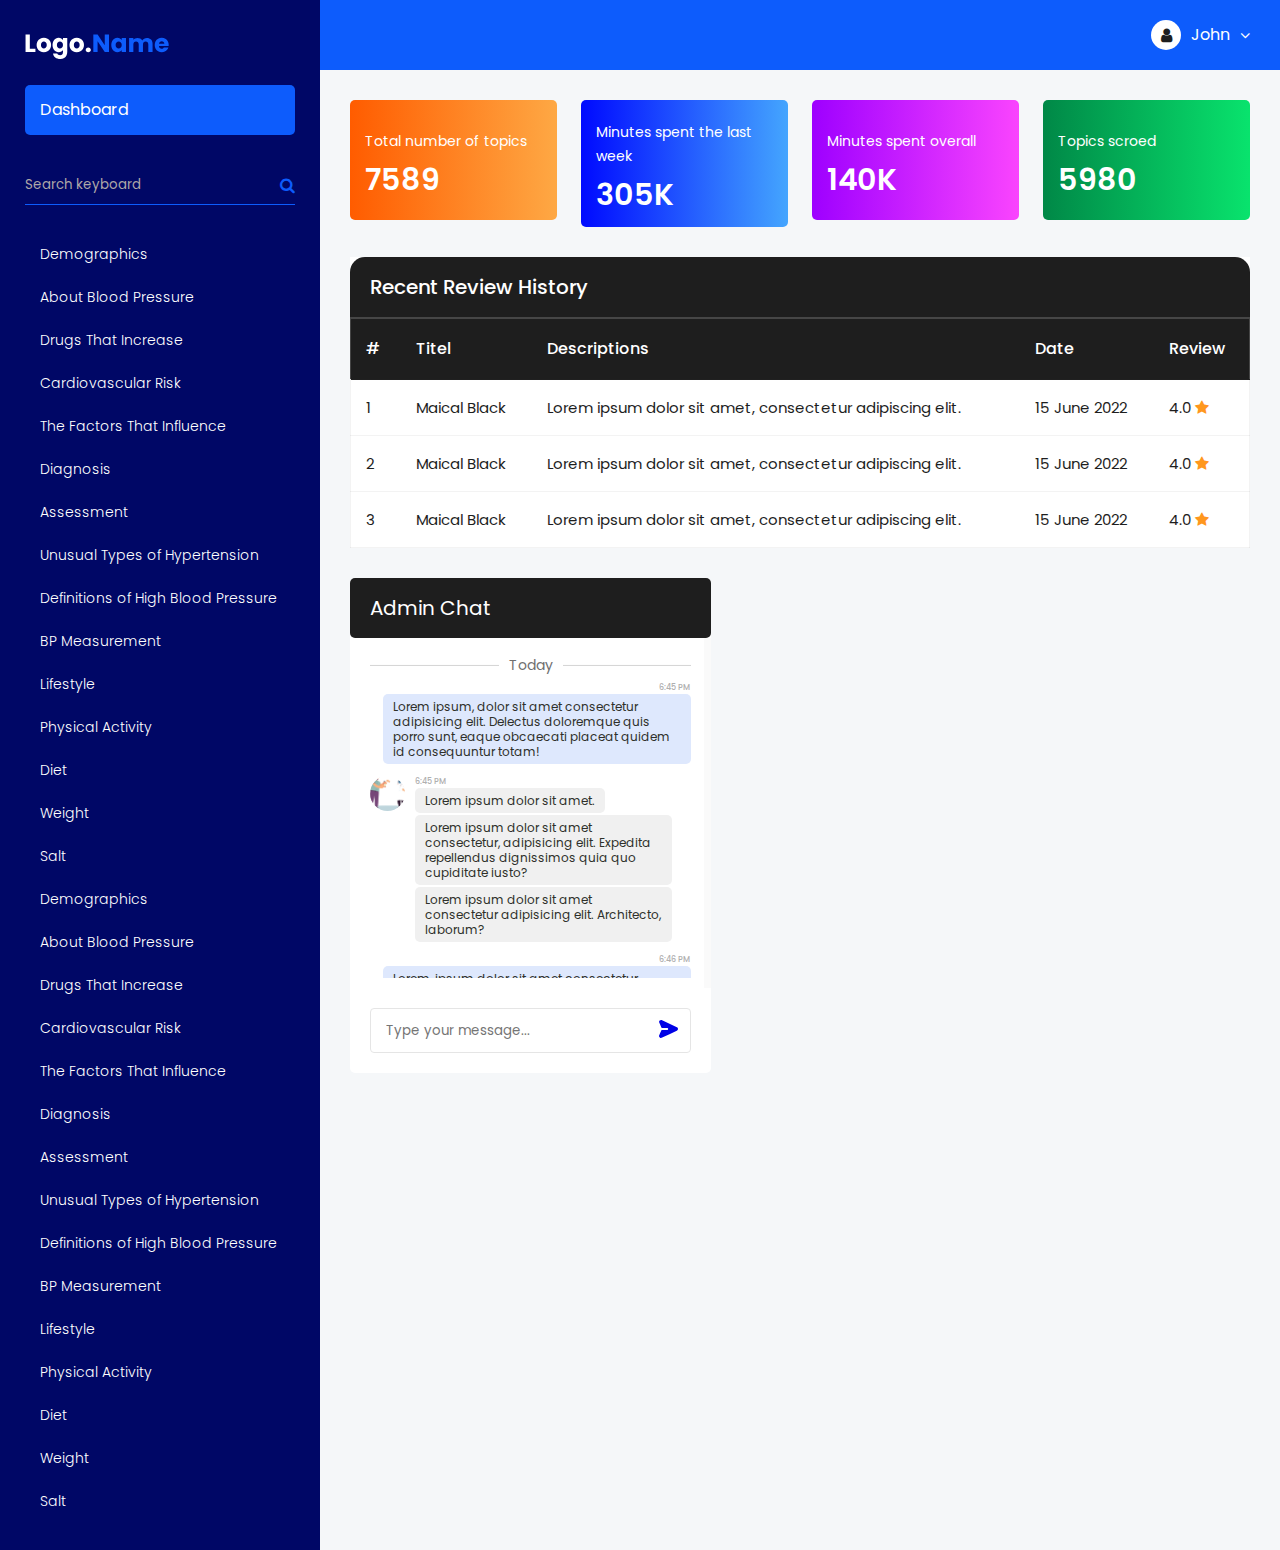
<file: index.html>
<!DOCTYPE html>
<html lang="en">
  <head>
    <meta charset="UTF-8" />
    <meta http-equiv="X-UA-Compatible" content="IE=edge" />
    <meta name="viewport" content="width=device-width, initial-scale=1.0" />
    <title>Dashboard</title>
    <link rel="stylesheet" href="assets/css/bootstrap-grid.min.css" />
    <link rel="stylesheet" href="assets/css/font-awesome.min.css" />
    <link rel="stylesheet" href="assets/css/jquery.scrollbar.css" />
    <link rel="stylesheet" href="assets/css/slick.css" />
    <link rel="stylesheet" href="assets/css/style.css" />
  </head>
  <body>
    <div class="admin-container">
      <div class="slidebar-wrap">
        <div class="logo">
          <a href="index.html">
            <img src="assets/images//logo2.svg" alt="logo" />
          </a>
        </div>
        <ul class="mainmenu">
          <li><a class="active" href="index.html">Dashboard</a></li>
        </ul>
        <div class="search-menu">
          <input type="text" placeholder="Search keyboard" />
          <i class="fa fa-search"></i>
        </div>
        <ul class="submenus">
          <li><a href="demographics.html">Demographics </a></li>
          <li><a href="#">About Blood Pressure </a></li>
          <li><a href="#">Drugs That Increase </a></li>
          <li><a href="#">Cardiovascular Risk </a></li>
          <li><a href="#">The Factors That Influence </a></li>
          <li><a href="#">Diagnosis</a></li>
          <li><a href="#">Assessment</a></li>
          <li><a href="#">Unusual Types of Hypertension</a></li>
          <li><a href="#">Definitions of High Blood Pressure </a></li>
          <li><a href="#">BP Measurement </a></li>
          <li><a href="#">Lifestyle</a></li>
          <li><a href="#">Physical Activity</a></li>
          <li><a href="#">Diet</a></li>
          <li><a href="#">Weight</a></li>
          <li><a href="#">Salt</a></li>
          <li><a href="#">Demographics </a></li>
          <li><a href="#">About Blood Pressure </a></li>
          <li><a href="#">Drugs That Increase </a></li>
          <li><a href="#">Cardiovascular Risk </a></li>
          <li><a href="#">The Factors That Influence </a></li>
          <li><a href="#">Diagnosis</a></li>
          <li><a href="#">Assessment</a></li>
          <li><a href="#">Unusual Types of Hypertension</a></li>
          <li><a href="#">Definitions of High Blood Pressure </a></li>
          <li><a href="#">BP Measurement </a></li>
          <li><a href="#">Lifestyle</a></li>
          <li><a href="#">Physical Activity</a></li>
          <li><a href="#">Diet</a></li>
          <li><a href="#">Weight</a></li>
          <li><a href="#">Salt</a></li>
        </ul>
      </div>
      <span class="menubackdrop"></span>
      <div class="main-container">
        <header class="header-area">
          <div class="menubar">
            <svg
              width="15"
              height="14"
              viewBox="0 0 15 14"
              fill="none"
              xmlns="http://www.w3.org/2000/svg"
            >
              <path
                d="M14.0385 1.92308H0.961553C0.430371 1.92308 0 1.4927 0 0.961553C0 0.4304 0.430371 0 0.961553 0H14.0385C14.5696 0 15 0.430371 15 0.961553C15 1.49273 14.5696 1.92308 14.0385 1.92308Z"
                fill="#fff"
              />
              <path
                d="M8.65386 7.69233H0.961553C0.430371 7.69233 0 7.26193 0 6.73078C0 6.19963 0.430371 5.76923 0.961553 5.76923H8.65386C9.18501 5.76923 9.61541 6.1996 9.61541 6.73078C9.61541 7.26196 9.18501 7.69233 8.65386 7.69233Z"
                fill="#fff"
              />
              <path
                d="M14.0383 7.69233H12.4999C11.9687 7.69233 11.5383 7.26196 11.5383 6.73078C11.5383 6.1996 11.9687 5.76923 12.4999 5.76923H14.0383C14.5695 5.76923 14.9999 6.1996 14.9999 6.73078C14.9999 7.26196 14.5695 7.69233 14.0383 7.69233Z"
                fill="#fff"
              />
              <path
                d="M14.0385 13.4616H0.961553C0.430371 13.4616 0 13.0312 0 12.5C0 11.9689 0.430371 11.5385 0.961553 11.5385H14.0385C14.5696 11.5385 15 11.9688 15 12.5C15 13.0312 14.5696 13.4616 14.0385 13.4616Z"
                fill="#fff"
              />
            </svg>
          </div>
          <div class="profile">
            <i class="fa fa-user icon"></i>
            <span class="name"> John </span>
            <i class="fa fa-angle-down arrow"></i>
            <ul class="profile-dowpdown">
              <li><a href="profile.html">Profile</a></li>
              <li><a href="#">Logout</a></li>
            </ul>
          </div>
        </header>
        <div class="p-30">
          <div class="row">
            <div class="col-xl-3 col-md-6 col-12">
              <div
                class="featured-wrap mb-30"
                style="
                  background: linear-gradient(90deg, #ff5c00 0%, #fea844 100%);
                "
              >
                <span class="label">Total number of topics</span>
                <h4 class="value">7589</h4>
              </div>
            </div>
            <div class="col-xl-3 col-md-6 col-12">
              <div
                class="featured-wrap mb-30"
                style="
                  background: linear-gradient(90deg, #000aff 0%, #44a5fe 100%);
                "
              >
                <span class="label">Minutes spent the last week</span>
                <h4 class="value">305K</h4>
              </div>
            </div>
            <div class="col-xl-3 col-md-6 col-12">
              <div
                class="featured-wrap mb-30"
                style="
                  background: linear-gradient(90deg, #9e00ff 0%, #fa44fe 100%);
                "
              >
                <span class="label">Minutes spent overall</span>
                <h4 class="value">140K</h4>
              </div>
            </div>
            <div class="col-xl-3 col-md-6 col-12">
              <div
                class="featured-wrap mb-30"
                style="
                  background: linear-gradient(90deg, #008847 0%, #09e36d 100%);
                "
              >
                <span class="label">Topics scroed</span>
                <h4 class="value">5980</h4>
              </div>
            </div>
            <div class="col-12">
              <div class="recent-review mb-30">
                <h4 class="title">Recent Review History</h4>
                <div class="table-responsive">
                  <table class="table">
                    <thead>
                      <tr>
                        <th>#</th>
                        <th>Titel</th>
                        <th>Descriptions</th>
                        <th>Date</th>
                        <th>Review</th>
                      </tr>
                    </thead>
                    <tbody>
                      <tr>
                        <td>1</td>
                        <td>Maical Black</td>
                        <td>
                          Lorem ipsum dolor sit amet, consectetur adipiscing
                          elit.
                        </td>
                        <td>15 June 2022</td>
                        <td>4.0 <i class="fa fa-star"></i></td>
                      </tr>
                      <tr>
                        <td>2</td>
                        <td>Maical Black</td>
                        <td>
                          Lorem ipsum dolor sit amet, consectetur adipiscing
                          elit.
                        </td>
                        <td>15 June 2022</td>
                        <td>4.0 <i class="fa fa-star"></i></td>
                      </tr>
                      <tr>
                        <td>3</td>
                        <td>Maical Black</td>
                        <td>
                          Lorem ipsum dolor sit amet, consectetur adipiscing
                          elit.
                        </td>
                        <td>15 June 2022</td>
                        <td>4.0 <i class="fa fa-star"></i></td>
                      </tr>
                    </tbody>
                  </table>
                </div>
              </div>
            </div>
            <div class="col-lg-8 col-xl-5 col-12">
              <div class="chat-wrap">
                <h4 class="chat-title">Admin chat</h4>
                <div class="chat-scrollbar scrollbar">
                  <div class="chat-body">
                    <div class="chat-processing"></div>
                    <p class="chat-devaidar"><span>Today</span></p>
                    <div class="chat chat-right">
                      <div class="content-chat">
                        <span>6:45 PM</span>
                        <p>
                          Lorem ipsum, dolor sit amet consectetur adipisicing
                          elit. Delectus doloremque quis porro sunt, eaque
                          obcaecati placeat quidem id consequuntur totam!
                        </p>
                      </div>
                    </div>
                    <div class="chat chat-left reduce-margin">
                      <img class="icon" src="assets/images/auth.png" alt="" />
                      <div class="content-chat">
                        <span>6:45 PM</span>
                        <p>Lorem ipsum dolor sit amet.</p>
                        <p>
                          Lorem ipsum dolor sit amet consectetur, adipisicing
                          elit. Expedita repellendus dignissimos quia quo
                          cupiditate iusto?
                        </p>
                        <p>
                          Lorem ipsum dolor sit amet consectetur adipisicing
                          elit. Architecto, laborum?
                        </p>
                      </div>
                    </div>
                    <div class="chat chat-right">
                      <div class="content-chat">
                        <span>6:46 PM</span>
                        <p>
                          Lorem, ipsum dolor sit amet consectetur adipisicing
                          elit. Quos obcaecati natus illo, aperiam similique
                          cumque. Repellendus nesciunt itaque, cumque iste iusto
                          consequatur perferendis, totam minima quod praesentium
                          facere a dolore voluptatem reiciendis consectetur
                          vitae incidunt accusantium odit et, autem aperiam
                          tempora! Omnis dolorem tenetur quas.
                        </p>
                      </div>
                    </div>
                    <div class="chat chat-right">
                      <div class="content-chat">
                        <span>6:45 PM</span>
                        <p>
                          Lorem ipsum, dolor sit amet consectetur adipisicing
                          elit. Delectus doloremque quis porro sunt, eaque
                          obcaecati placeat quidem id consequuntur totam!
                        </p>
                      </div>
                    </div>
                    <div class="chat chat-left reduce-margin">
                      <img class="icon" src="assets/images/auth.png" alt="" />
                      <div class="content-chat">
                        <span>6:45 PM</span>
                        <p>Lorem ipsum dolor sit amet.</p>
                        <p>
                          Lorem ipsum dolor sit amet consectetur, adipisicing
                          elit. Expedita repellendus dignissimos quia quo
                          cupiditate iusto?
                        </p>
                        <p>
                          Lorem ipsum dolor sit amet consectetur adipisicing
                          elit. Architecto, laborum?
                        </p>
                      </div>
                    </div>
                    <div class="chat chat-right">
                      <div class="content-chat">
                        <span>6:46 PM</span>
                        <p>
                          Lorem, ipsum dolor sit amet consectetur adipisicing
                          elit. Quos obcaecati natus illo, aperiam similique
                          cumque. Repellendus nesciunt itaque, cumque iste iusto
                          consequatur perferendis, totam minima quod praesentium
                          facere a dolore voluptatem reiciendis consectetur
                          vitae incidunt accusantium odit et, autem aperiam
                          tempora! Omnis dolorem tenetur quas.
                        </p>
                      </div>
                    </div>
                    <div class="chat chat-right">
                      <div class="content-chat">
                        <span>6:45 PM</span>
                        <p>
                          Lorem ipsum, dolor sit amet consectetur adipisicing
                          elit. Delectus doloremque quis porro sunt, eaque
                          obcaecati placeat quidem id consequuntur totam!
                        </p>
                      </div>
                    </div>
                    <div class="chat chat-left reduce-margin">
                      <img class="icon" src="assets/images/auth.png" alt="" />
                      <div class="content-chat">
                        <span>6:45 PM</span>
                        <p>Lorem ipsum dolor sit amet.</p>
                        <p>
                          Lorem ipsum dolor sit amet consectetur, adipisicing
                          elit. Expedita repellendus dignissimos quia quo
                          cupiditate iusto?
                        </p>
                        <p>
                          Lorem ipsum dolor sit amet consectetur adipisicing
                          elit. Architecto, laborum?
                        </p>
                      </div>
                    </div>
                    <div class="chat chat-right">
                      <div class="content-chat">
                        <span>6:46 PM</span>
                        <p>
                          Lorem, ipsum dolor sit amet consectetur adipisicing
                          elit. Quos obcaecati natus illo, aperiam similique
                          cumque. Repellendus nesciunt itaque, cumque iste iusto
                          consequatur perferendis, totam minima quod praesentium
                          facere a dolore voluptatem reiciendis consectetur
                          vitae incidunt accusantium odit et, autem aperiam
                          tempora! Omnis dolorem tenetur quas.
                        </p>
                      </div>
                    </div>
                  </div>
                </div>
                <div id="chatForm" class="chat-input">
                  <input
                    name="chat_message"
                    id="chat_message"
                    type="text"
                    class="browser-default"
                    placeholder="Type your message..."
                  />
                  <button type="button">
                    <svg
                      width="19"
                      height="18"
                      viewBox="0 0 19 18"
                      fill="none"
                      xmlns="http://www.w3.org/2000/svg"
                    >
                      <path
                        d="M5.48134 9.98894C6.33908 9.988 7.19683 10.003 8.05362 9.98424C8.89326 9.96543 9.35263 9.32306 9.07339 8.58757C8.87897 8.07687 8.44438 7.97059 7.95546 7.96965C6.32002 7.96965 4.68459 7.95554 3.0501 7.98C2.65363 7.98564 2.46874 7.85773 2.32102 7.50315C1.67295 5.94095 0.996279 4.39192 0.331049 2.83631C-0.0549369 1.93435 0.074678 1.14526 0.703692 0.546147C1.30602 -0.0285092 2.25812 -0.171468 3.09585 0.221668C8.0317 2.53628 12.9637 4.85842 17.8977 7.17774C18.6935 7.55206 19.0156 8.20102 18.9994 9.0409C18.9832 9.89395 18.5725 10.4808 17.789 10.8429C12.9104 13.0964 8.03456 15.3518 3.16447 17.6212C2.59264 17.8874 2.05512 18.1366 1.40037 17.9137C0.345345 17.5545 -0.286528 16.4456 0.129002 15.4402C0.859039 13.6758 1.66056 11.9396 2.45159 10.2006C2.50115 10.0915 2.7194 10.0012 2.8614 9.99835C3.73535 9.98048 4.60834 9.98988 5.48134 9.98894Z"
                        fill="#0001e6"
                      />
                    </svg>
                  </button>
                </div>
              </div>
            </div>
          </div>
        </div>
      </div>
    </div>
    <script src="assets/js/jquery-3.6.0.min.js"></script>
    <script src="assets/js/bootstrap.bundle.min.js"></script>
    <script src="assets/js/slick.min.js"></script>
    <script src="assets/js/jquery.validate.min.js"></script>
    <script src="assets/js/jquery.scrollbar.min.js"></script>
    <script>
      $(".scrollbar").scrollbar();
      $(document).on("click", ".menubar", function () {
        $(".slidebar-wrap").toggleClass("active");
        $(".menubackdrop").show();
      });
      $(document).on("click", ".menubackdrop", function () {
        $(".slidebar-wrap").toggleClass("active");
        $(this).hide();
      });
      //   function appendSenderMessage(e) {
      //     const monthNames = [
      //       "Jan",
      //       "Feb",
      //       "Mar",
      //       "Apr",
      //       "May",
      //       "Jun",
      //       "Jul",
      //       "Aug",
      //       "Sep",
      //       "Oct",
      //       "Nov",
      //       "Dec",
      //     ];
      //     let message = $("#chat_message").val();
      //     let date = new Date();
      //     let time =
      //       date.getDate() +
      //       " " +
      //       monthNames[date.getMonth()] +
      //       ", " +
      //       date.getFullYear() +
      //       " " +
      //       date.getHours() +
      //       ":" +
      //       date.getMinutes();
      //     if (message != "") {
      //       if (lastDate !== moment().format("MMM Do YY")) {
      //         $(".chat-body").append(
      //           `<p class="chat-devaidar"><span>Today</span></p>`
      //         );
      //         lastDate = moment().format("MMM Do YY");
      //       }

      //       last_receiver_message = "";
      //       var extented_class =
      //         last_sender_message === moment(time).format("llll")
      //           ? "reduce-margin"
      //           : "";
      //       $(".chat_processing").html("");
      //       $(".chat-body").append(
      //         '<div class="chat-chat chat-chat-right ' +
      //           extented_class +
      //           '">' +
      //           '                <div class="content-chat">' +
      //           "                    <span>" +
      //           moment(time).format("LT") +
      //           "</span>" +
      //           "                    <p>" +
      //           message +
      //           "</p>" +
      //           "                </div>" +
      //           "            </div>"
      //       );

      //       last_sender_message = moment(time).format("llll");
      //       $(".scrollbar").animate(
      //         { scrollTop: $(document).height() + "100px" },
      //         "slow"
      //       );
      //       $("#chat_message").val("");

      //       socket.emit("send_message", {
      //         project: project,
      //         sender_id: logged_user,
      //         receiver_user_id: 1,
      //         message: message,
      //         time: time,
      //       });

      //       //$.ajax({
      //       //    url: 'admin/chat/send_chat_message',
      //       //    type: "POST",
      //       //    data: {message: message, receiver: <?//=$clearingAgent->id?>//},
      //       //    success: function (response) {
      //       //    }
      //       //});
      //     }
      //   }

      $("#chat_message").on("keyup", function (event) {
        // Number 13 is the "Enter" key on the keyboard
        event.preventDefault();
        if (event.keyCode === 13) {
          // Cancel the default action, if needed

          // Trigger the button element with a click
          appendSenderMessage();
        }
      });
    </script>
  </body>
</html>
</file>
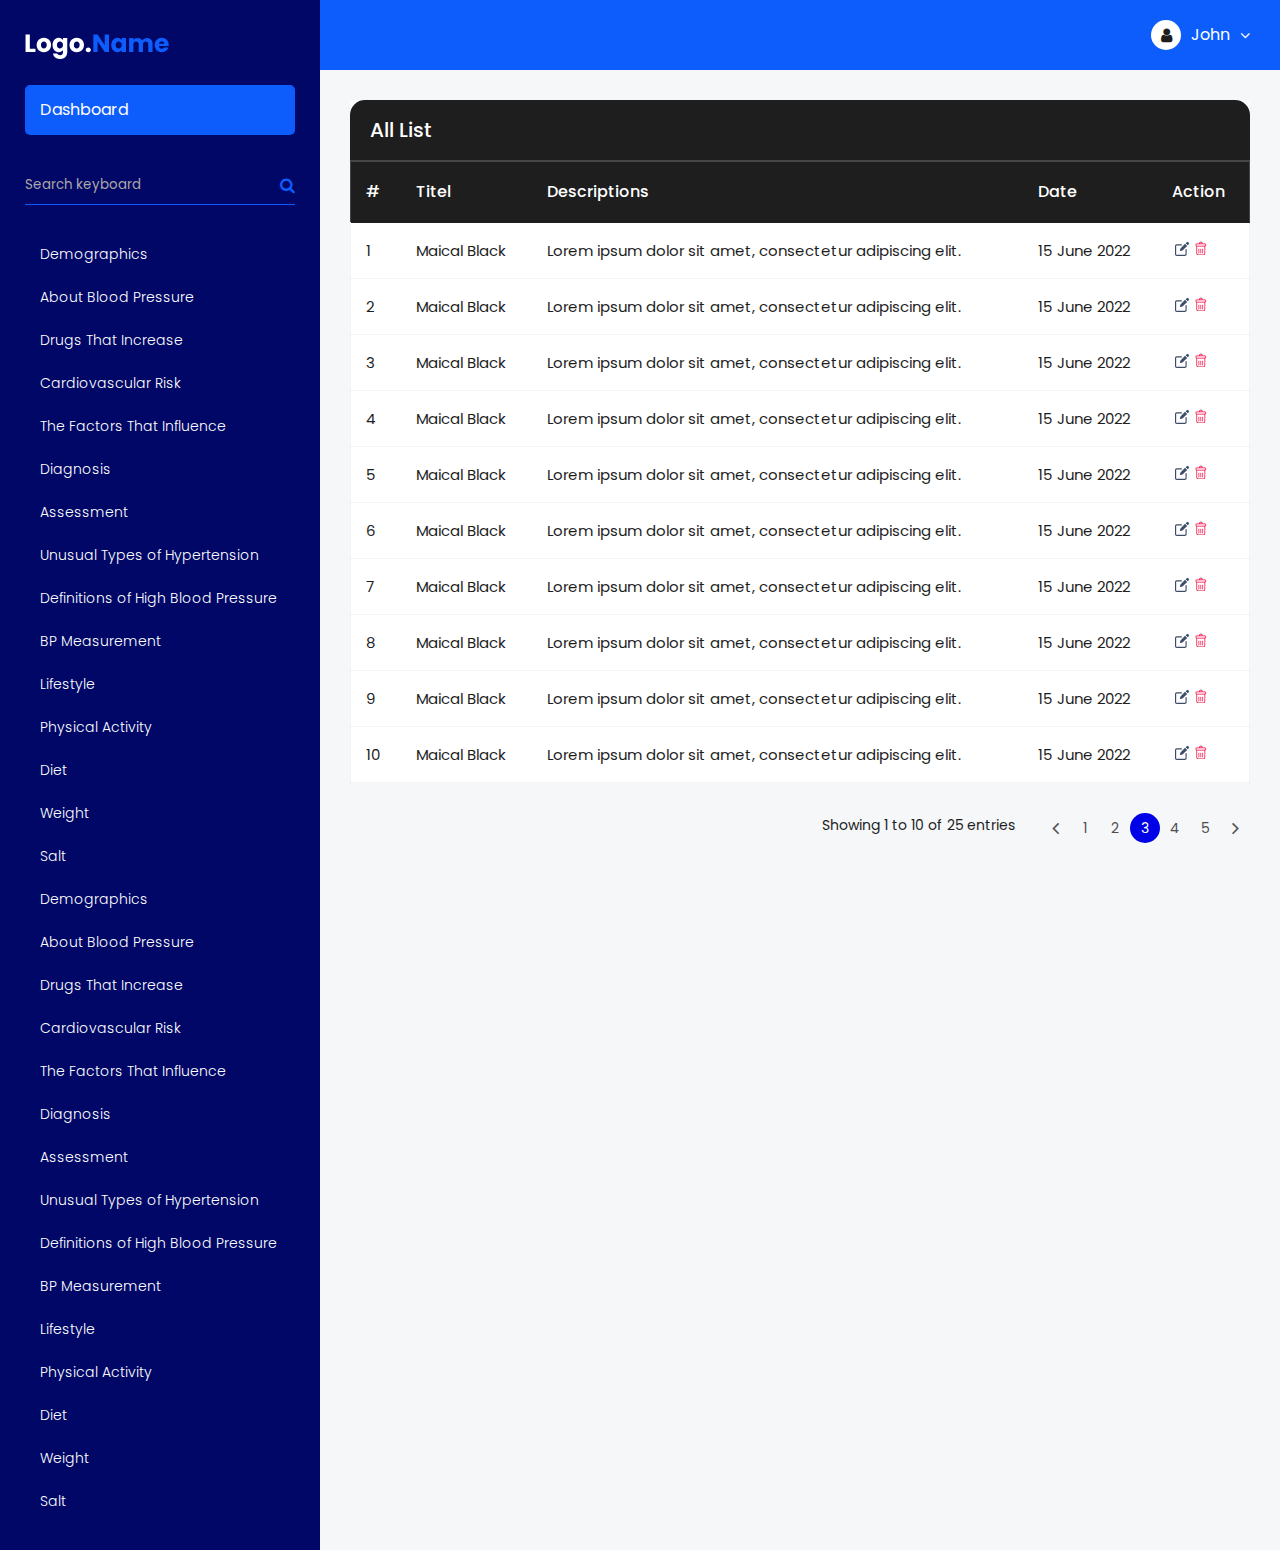
<file: all-items.html>
<!DOCTYPE html>
<html lang="en">
  <head>
    <meta charset="UTF-8" />
    <meta http-equiv="X-UA-Compatible" content="IE=edge" />
    <meta name="viewport" content="width=device-width, initial-scale=1.0" />
    <title>All Items</title>
    <link rel="stylesheet" href="assets/css/bootstrap-grid.min.css" />
    <link rel="stylesheet" href="assets/css/font-awesome.min.css" />
    <link rel="stylesheet" href="assets/css/jquery.scrollbar.css" />
    <link rel="stylesheet" href="assets/css/slick.css" />
    <link rel="stylesheet" href="assets/css/style.css" />
  </head>
  <body>
    <div class="admin-container">
      <div class="slidebar-wrap">
        <div class="logo">
          <a href="index.html">
            <img src="assets/images//logo2.svg" alt="logo" />
          </a>
        </div>
        <ul class="mainmenu">
          <li><a class="active" href="index.html">Dashboard</a></li>
        </ul>
        <div class="search-menu">
          <input type="text" placeholder="Search keyboard" />
          <i class="fa fa-search"></i>
        </div>
        <ul class="submenus">
          <li><a href="demographics.html">Demographics </a></li>
          <li><a href="#">About Blood Pressure </a></li>
          <li><a href="#">Drugs That Increase </a></li>
          <li><a href="#">Cardiovascular Risk </a></li>
          <li><a href="#">The Factors That Influence </a></li>
          <li><a href="#">Diagnosis</a></li>
          <li><a href="#">Assessment</a></li>
          <li><a href="#">Unusual Types of Hypertension</a></li>
          <li><a href="#">Definitions of High Blood Pressure </a></li>
          <li><a href="#">BP Measurement </a></li>
          <li><a href="#">Lifestyle</a></li>
          <li><a href="#">Physical Activity</a></li>
          <li><a href="#">Diet</a></li>
          <li><a href="#">Weight</a></li>
          <li><a href="#">Salt</a></li>
          <li><a href="#">Demographics </a></li>
          <li><a href="#">About Blood Pressure </a></li>
          <li><a href="#">Drugs That Increase </a></li>
          <li><a href="#">Cardiovascular Risk </a></li>
          <li><a href="#">The Factors That Influence </a></li>
          <li><a href="#">Diagnosis</a></li>
          <li><a href="#">Assessment</a></li>
          <li><a href="#">Unusual Types of Hypertension</a></li>
          <li><a href="#">Definitions of High Blood Pressure </a></li>
          <li><a href="#">BP Measurement </a></li>
          <li><a href="#">Lifestyle</a></li>
          <li><a href="#">Physical Activity</a></li>
          <li><a href="#">Diet</a></li>
          <li><a href="#">Weight</a></li>
          <li><a href="#">Salt</a></li>
        </ul>
      </div>
      <span class="menubackdrop"></span>
      <div class="main-container">
        <header class="header-area">
          <div class="menubar">
            <svg
              width="15"
              height="14"
              viewBox="0 0 15 14"
              fill="none"
              xmlns="http://www.w3.org/2000/svg"
            >
              <path
                d="M14.0385 1.92308H0.961553C0.430371 1.92308 0 1.4927 0 0.961553C0 0.4304 0.430371 0 0.961553 0H14.0385C14.5696 0 15 0.430371 15 0.961553C15 1.49273 14.5696 1.92308 14.0385 1.92308Z"
                fill="#fff"
              />
              <path
                d="M8.65386 7.69233H0.961553C0.430371 7.69233 0 7.26193 0 6.73078C0 6.19963 0.430371 5.76923 0.961553 5.76923H8.65386C9.18501 5.76923 9.61541 6.1996 9.61541 6.73078C9.61541 7.26196 9.18501 7.69233 8.65386 7.69233Z"
                fill="#fff"
              />
              <path
                d="M14.0383 7.69233H12.4999C11.9687 7.69233 11.5383 7.26196 11.5383 6.73078C11.5383 6.1996 11.9687 5.76923 12.4999 5.76923H14.0383C14.5695 5.76923 14.9999 6.1996 14.9999 6.73078C14.9999 7.26196 14.5695 7.69233 14.0383 7.69233Z"
                fill="#fff"
              />
              <path
                d="M14.0385 13.4616H0.961553C0.430371 13.4616 0 13.0312 0 12.5C0 11.9689 0.430371 11.5385 0.961553 11.5385H14.0385C14.5696 11.5385 15 11.9688 15 12.5C15 13.0312 14.5696 13.4616 14.0385 13.4616Z"
                fill="#fff"
              />
            </svg>
          </div>
          <div class="profile">
            <i class="fa fa-user icon"></i>
            <span class="name"> John </span>
            <i class="fa fa-angle-down arrow"></i>
            <ul class="profile-dowpdown">
              <li><a href="profile.html">Profile</a></li>
              <li><a href="#">Logout</a></li>
            </ul>
          </div>
        </header>
        <div class="p-30">
          <div class="recent-review mb-30">
            <h4 class="title">All List</h4>
            <div class="table-responsive">
              <table class="table">
                <thead>
                  <tr>
                    <th>#</th>
                    <th>Titel</th>
                    <th>Descriptions</th>
                    <th>Date</th>
                    <th>Action</th>
                  </tr>
                </thead>
                <tbody>
                  <tr>
                    <td>1</td>
                    <td>Maical Black</td>
                    <td>
                      Lorem ipsum dolor sit amet, consectetur adipiscing elit.
                    </td>
                    <td>15 June 2022</td>
                    <td>
                      <ul class="table-action">
                        <li>
                          <a href="#">
                            <img src="assets/images/edit.svg" alt="edit" />
                          </a>
                        </li>
                        <li>
                          <a href="#">
                            <img src="assets/images/delete.svg" alt="delete" />
                          </a>
                        </li>
                      </ul>
                    </td>
                  </tr>
                  <tr>
                    <td>2</td>
                    <td>Maical Black</td>
                    <td>
                      Lorem ipsum dolor sit amet, consectetur adipiscing elit.
                    </td>
                    <td>15 June 2022</td>
                    <td>
                      <ul class="table-action">
                        <li>
                          <a href="#">
                            <img src="assets/images/edit.svg" alt="edit" />
                          </a>
                        </li>
                        <li>
                          <a href="#">
                            <img src="assets/images/delete.svg" alt="delete" />
                          </a>
                        </li>
                      </ul>
                    </td>
                  </tr>
                  <tr>
                    <td>3</td>
                    <td>Maical Black</td>
                    <td>
                      Lorem ipsum dolor sit amet, consectetur adipiscing elit.
                    </td>
                    <td>15 June 2022</td>
                    <td>
                      <ul class="table-action">
                        <li>
                          <a href="#">
                            <img src="assets/images/edit.svg" alt="edit" />
                          </a>
                        </li>
                        <li>
                          <a href="#">
                            <img src="assets/images/delete.svg" alt="delete" />
                          </a>
                        </li>
                      </ul>
                    </td>
                  </tr>
                  <tr>
                    <td>4</td>
                    <td>Maical Black</td>
                    <td>
                      Lorem ipsum dolor sit amet, consectetur adipiscing elit.
                    </td>
                    <td>15 June 2022</td>
                    <td>
                      <ul class="table-action">
                        <li>
                          <a href="#">
                            <img src="assets/images/edit.svg" alt="edit" />
                          </a>
                        </li>
                        <li>
                          <a href="#">
                            <img src="assets/images/delete.svg" alt="delete" />
                          </a>
                        </li>
                      </ul>
                    </td>
                  </tr>
                  <tr>
                    <td>5</td>
                    <td>Maical Black</td>
                    <td>
                      Lorem ipsum dolor sit amet, consectetur adipiscing elit.
                    </td>
                    <td>15 June 2022</td>
                    <td>
                      <ul class="table-action">
                        <li>
                          <a href="#">
                            <img src="assets/images/edit.svg" alt="edit" />
                          </a>
                        </li>
                        <li>
                          <a href="#">
                            <img src="assets/images/delete.svg" alt="delete" />
                          </a>
                        </li>
                      </ul>
                    </td>
                  </tr>
                  <tr>
                    <td>6</td>
                    <td>Maical Black</td>
                    <td>
                      Lorem ipsum dolor sit amet, consectetur adipiscing elit.
                    </td>
                    <td>15 June 2022</td>
                    <td>
                      <ul class="table-action">
                        <li>
                          <a href="#">
                            <img src="assets/images/edit.svg" alt="edit" />
                          </a>
                        </li>
                        <li>
                          <a href="#">
                            <img src="assets/images/delete.svg" alt="delete" />
                          </a>
                        </li>
                      </ul>
                    </td>
                  </tr>
                  <tr>
                    <td>7</td>
                    <td>Maical Black</td>
                    <td>
                      Lorem ipsum dolor sit amet, consectetur adipiscing elit.
                    </td>
                    <td>15 June 2022</td>
                    <td>
                      <ul class="table-action">
                        <li>
                          <a href="#">
                            <img src="assets/images/edit.svg" alt="edit" />
                          </a>
                        </li>
                        <li>
                          <a href="#">
                            <img src="assets/images/delete.svg" alt="delete" />
                          </a>
                        </li>
                      </ul>
                    </td>
                  </tr>
                  <tr>
                    <td>8</td>
                    <td>Maical Black</td>
                    <td>
                      Lorem ipsum dolor sit amet, consectetur adipiscing elit.
                    </td>
                    <td>15 June 2022</td>
                    <td>
                      <ul class="table-action">
                        <li>
                          <a href="#">
                            <img src="assets/images/edit.svg" alt="edit" />
                          </a>
                        </li>
                        <li>
                          <a href="#">
                            <img src="assets/images/delete.svg" alt="delete" />
                          </a>
                        </li>
                      </ul>
                    </td>
                  </tr>
                  <tr>
                    <td>9</td>
                    <td>Maical Black</td>
                    <td>
                      Lorem ipsum dolor sit amet, consectetur adipiscing elit.
                    </td>
                    <td>15 June 2022</td>
                    <td>
                      <ul class="table-action">
                        <li>
                          <a href="#">
                            <img src="assets/images/edit.svg" alt="edit" />
                          </a>
                        </li>
                        <li>
                          <a href="#">
                            <img src="assets/images/delete.svg" alt="delete" />
                          </a>
                        </li>
                      </ul>
                    </td>
                  </tr>
                  <tr>
                    <td>10</td>
                    <td>Maical Black</td>
                    <td>
                      Lorem ipsum dolor sit amet, consectetur adipiscing elit.
                    </td>
                    <td>15 June 2022</td>
                    <td>
                      <ul class="table-action">
                        <li>
                          <a href="#">
                            <img src="assets/images/edit.svg" alt="edit" />
                          </a>
                        </li>
                        <li>
                          <a href="#">
                            <img src="assets/images/delete.svg" alt="delete" />
                          </a>
                        </li>
                      </ul>
                    </td>
                  </tr>
                </tbody>
              </table>
            </div>
          </div>
          <div class="pagination-wrapper">
            <span class="info">Showing 1 to 10 of 25 entries</span>
            <ul class="pagination">
              <li>
                <a href="#"><i class="fa fa-angle-left"></i></a>
              </li>
              <li><a href="#">1</a></li>
              <li><a href="#">2</a></li>
              <li>
                <a class="active" href="Javascript:void(0)" href="#">3</a>
              </li>
              <li><a href="#">4</a></li>
              <li><a href="#">5</a></li>
              <li>
                <a href="#"><i class="fa fa-angle-right"></i></a>
              </li>
            </ul>
          </div>
        </div>
      </div>
    </div>
    <script src="assets/js/jquery-3.6.0.min.js"></script>
    <script src="assets/js/bootstrap.bundle.min.js"></script>
    <script src="assets/js/slick.min.js"></script>
    <script src="assets/js/jquery.validate.min.js"></script>
    <script src="assets/js/jquery.scrollbar.min.js"></script>
    <script>
      $(".scrollbar").scrollbar();
      $(document).on("click", ".menubar", function () {
        $(".slidebar-wrap").toggleClass("active");
        $(".menubackdrop").show();
      });
      $(document).on("click", ".menubackdrop", function () {
        $(".slidebar-wrap").toggleClass("active");
        $(this).hide();
      });
      //   function appendSenderMessage(e) {
      //     const monthNames = [
      //       "Jan",
      //       "Feb",
      //       "Mar",
      //       "Apr",
      //       "May",
      //       "Jun",
      //       "Jul",
      //       "Aug",
      //       "Sep",
      //       "Oct",
      //       "Nov",
      //       "Dec",
      //     ];
      //     let message = $("#chat_message").val();
      //     let date = new Date();
      //     let time =
      //       date.getDate() +
      //       " " +
      //       monthNames[date.getMonth()] +
      //       ", " +
      //       date.getFullYear() +
      //       " " +
      //       date.getHours() +
      //       ":" +
      //       date.getMinutes();
      //     if (message != "") {
      //       if (lastDate !== moment().format("MMM Do YY")) {
      //         $(".chat-body").append(
      //           `<p class="chat-devaidar"><span>Today</span></p>`
      //         );
      //         lastDate = moment().format("MMM Do YY");
      //       }

      //       last_receiver_message = "";
      //       var extented_class =
      //         last_sender_message === moment(time).format("llll")
      //           ? "reduce-margin"
      //           : "";
      //       $(".chat_processing").html("");
      //       $(".chat-body").append(
      //         '<div class="chat-chat chat-chat-right ' +
      //           extented_class +
      //           '">' +
      //           '                <div class="content-chat">' +
      //           "                    <span>" +
      //           moment(time).format("LT") +
      //           "</span>" +
      //           "                    <p>" +
      //           message +
      //           "</p>" +
      //           "                </div>" +
      //           "            </div>"
      //       );

      //       last_sender_message = moment(time).format("llll");
      //       $(".scrollbar").animate(
      //         { scrollTop: $(document).height() + "100px" },
      //         "slow"
      //       );
      //       $("#chat_message").val("");

      //       socket.emit("send_message", {
      //         project: project,
      //         sender_id: logged_user,
      //         receiver_user_id: 1,
      //         message: message,
      //         time: time,
      //       });

      //       //$.ajax({
      //       //    url: 'admin/chat/send_chat_message',
      //       //    type: "POST",
      //       //    data: {message: message, receiver: <?//=$clearingAgent->id?>//},
      //       //    success: function (response) {
      //       //    }
      //       //});
      //     }
      //   }

      $("#chat_message").on("keyup", function (event) {
        // Number 13 is the "Enter" key on the keyboard
        event.preventDefault();
        if (event.keyCode === 13) {
          // Cancel the default action, if needed

          // Trigger the button element with a click
          appendSenderMessage();
        }
      });
    </script>
  </body>
</html>
</file>
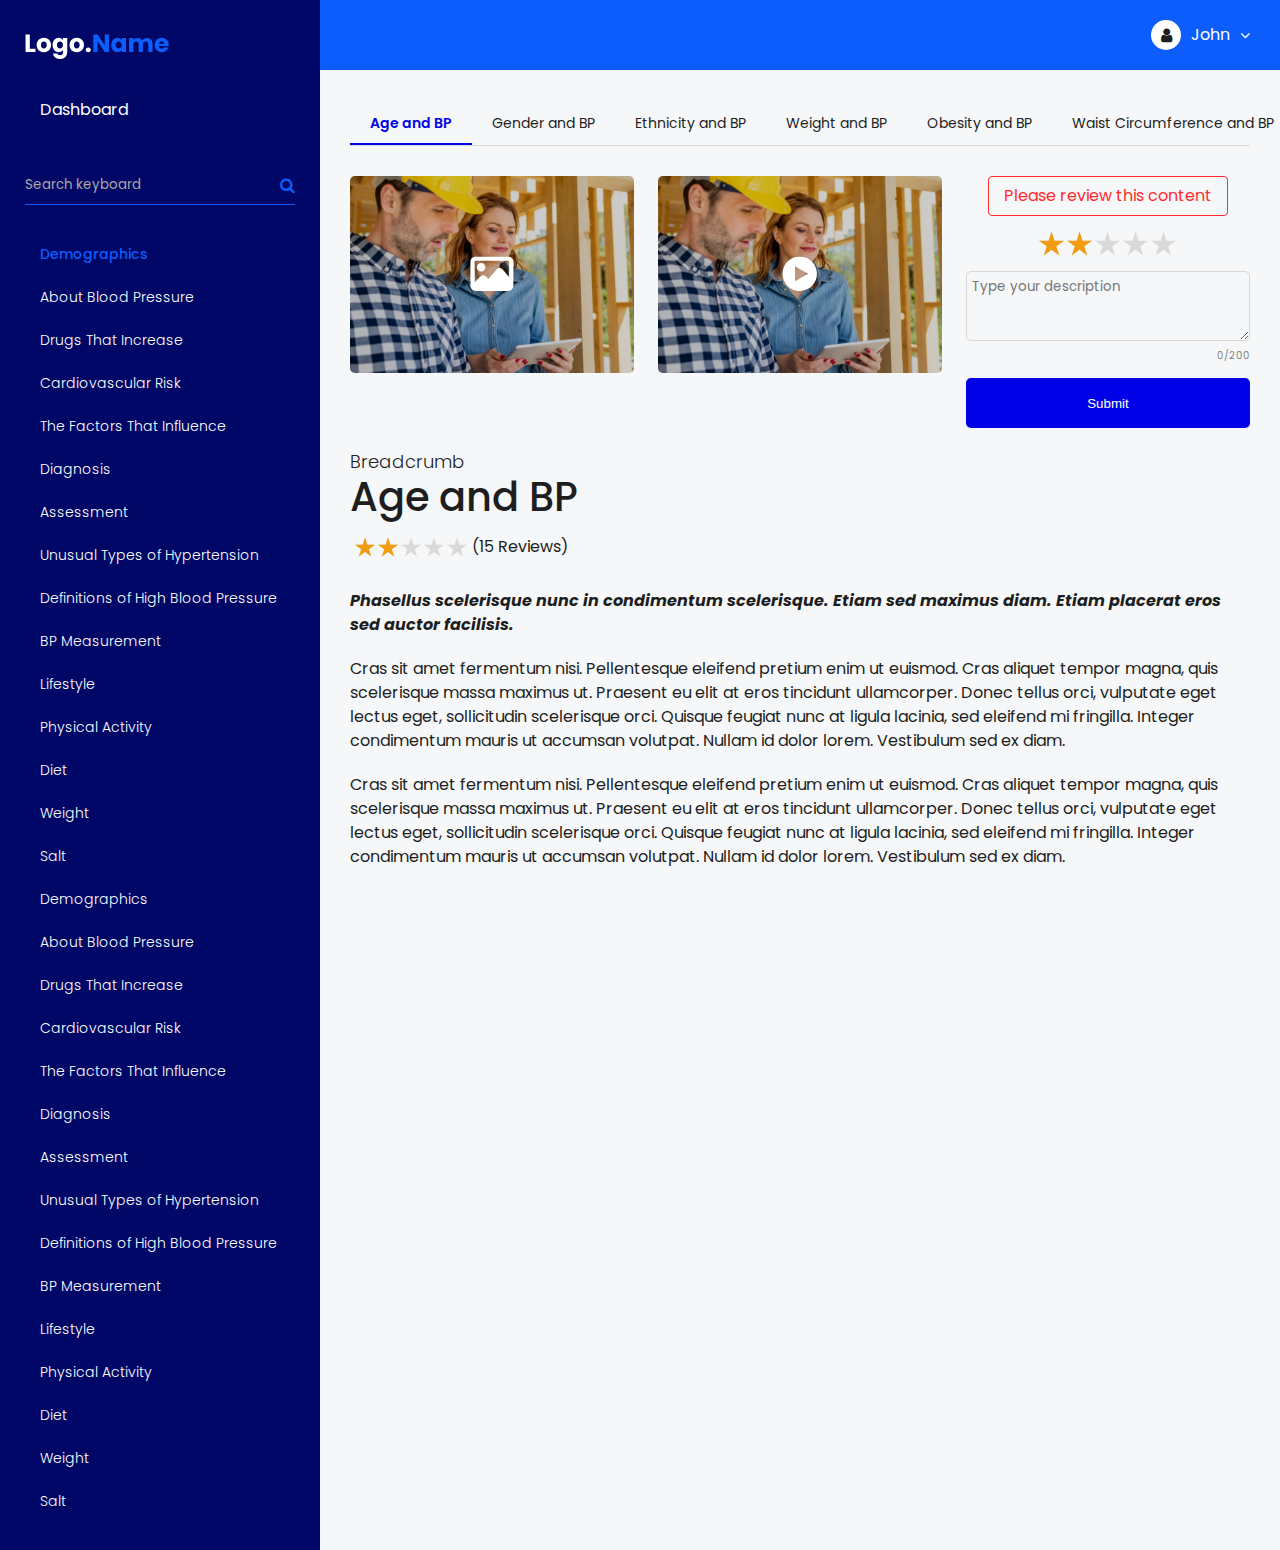
<file: demographics.html>
<!DOCTYPE html>
<html lang="en">
  <head>
    <meta charset="UTF-8" />
    <meta http-equiv="X-UA-Compatible" content="IE=edge" />
    <meta name="viewport" content="width=device-width, initial-scale=1.0" />
    <title>Demographics</title>
    <link rel="stylesheet" href="assets/css/bootstrap-grid.min.css" />
    <link rel="stylesheet" href="assets/css/font-awesome.min.css" />
    <link rel="stylesheet" href="assets/css/jquery.scrollbar.css" />
    <link rel="stylesheet" href="assets/css/slick.css" />
    <link rel="stylesheet" href="assets/css/rateyo.min.css" />
    <link rel="stylesheet" href="assets/css/style.css" />
  </head>
  <body>
    <div class="admin-container">
      <div class="slidebar-wrap">
        <div class="logo">
          <a href="index.html">
            <img src="assets/images//logo2.svg" alt="logo" />
          </a>
        </div>
        <ul class="mainmenu">
          <li><a href="index.html">Dashboard</a></li>
        </ul>
        <div class="search-menu">
          <input type="text" placeholder="Search keyboard" />
          <i class="fa fa-search"></i>
        </div>
        <ul class="submenus">
          <li><a class="active" href="demographics.html">Demographics </a></li>
          <li><a href="#">About Blood Pressure </a></li>
          <li><a href="#">Drugs That Increase </a></li>
          <li><a href="#">Cardiovascular Risk </a></li>
          <li><a href="#">The Factors That Influence </a></li>
          <li><a href="#">Diagnosis</a></li>
          <li><a href="#">Assessment</a></li>
          <li><a href="#">Unusual Types of Hypertension</a></li>
          <li><a href="#">Definitions of High Blood Pressure </a></li>
          <li><a href="#">BP Measurement </a></li>
          <li><a href="#">Lifestyle</a></li>
          <li><a href="#">Physical Activity</a></li>
          <li><a href="#">Diet</a></li>
          <li><a href="#">Weight</a></li>
          <li><a href="#">Salt</a></li>
          <li><a href="#">Demographics </a></li>
          <li><a href="#">About Blood Pressure </a></li>
          <li><a href="#">Drugs That Increase </a></li>
          <li><a href="#">Cardiovascular Risk </a></li>
          <li><a href="#">The Factors That Influence </a></li>
          <li><a href="#">Diagnosis</a></li>
          <li><a href="#">Assessment</a></li>
          <li><a href="#">Unusual Types of Hypertension</a></li>
          <li><a href="#">Definitions of High Blood Pressure </a></li>
          <li><a href="#">BP Measurement </a></li>
          <li><a href="#">Lifestyle</a></li>
          <li><a href="#">Physical Activity</a></li>
          <li><a href="#">Diet</a></li>
          <li><a href="#">Weight</a></li>
          <li><a href="#">Salt</a></li>
        </ul>
      </div>
      <span class="menubackdrop"></span>
      <div class="main-container">
        <header class="header-area">
          <div class="menubar">
            <svg
              width="15"
              height="14"
              viewBox="0 0 15 14"
              fill="none"
              xmlns="http://www.w3.org/2000/svg"
            >
              <path
                d="M14.0385 1.92308H0.961553C0.430371 1.92308 0 1.4927 0 0.961553C0 0.4304 0.430371 0 0.961553 0H14.0385C14.5696 0 15 0.430371 15 0.961553C15 1.49273 14.5696 1.92308 14.0385 1.92308Z"
                fill="#fff"
              />
              <path
                d="M8.65386 7.69233H0.961553C0.430371 7.69233 0 7.26193 0 6.73078C0 6.19963 0.430371 5.76923 0.961553 5.76923H8.65386C9.18501 5.76923 9.61541 6.1996 9.61541 6.73078C9.61541 7.26196 9.18501 7.69233 8.65386 7.69233Z"
                fill="#fff"
              />
              <path
                d="M14.0383 7.69233H12.4999C11.9687 7.69233 11.5383 7.26196 11.5383 6.73078C11.5383 6.1996 11.9687 5.76923 12.4999 5.76923H14.0383C14.5695 5.76923 14.9999 6.1996 14.9999 6.73078C14.9999 7.26196 14.5695 7.69233 14.0383 7.69233Z"
                fill="#fff"
              />
              <path
                d="M14.0385 13.4616H0.961553C0.430371 13.4616 0 13.0312 0 12.5C0 11.9689 0.430371 11.5385 0.961553 11.5385H14.0385C14.5696 11.5385 15 11.9688 15 12.5C15 13.0312 14.5696 13.4616 14.0385 13.4616Z"
                fill="#fff"
              />
            </svg>
          </div>
          <div class="profile">
            <i class="fa fa-user icon"></i>
            <span class="name"> John </span>
            <i class="fa fa-angle-down arrow"></i>
            <ul class="profile-dowpdown">
              <li><a href="profile.html">Profile</a></li>
              <li><a href="#">Logout</a></li>
            </ul>
          </div>
        </header>
        <div class="p-30">
          <ul class="tab-menus">
            <li><a class="active" href="demographics.html">Age and BP</a></li>
            <li><a href="demographics.html">Gender and BP</a></li>
            <li><a href="demographics.html">Ethnicity and BP</a></li>
            <li><a href="demographics.html">Weight and BP</a></li>
            <li><a href="demographics.html">Obesity and BP</a></li>
            <li><a href="demographics.html">Waist Circumference and BP</a></li>
          </ul>
          <div class="row">
            <div class="col-lg-4 col-md-6 col-12">
              <div class="image-wrap">
                <img src="assets/images/image.jpg" alt="image" />
                <a href="Javascript:void(0)" class="link">
                  <svg
                    width="74"
                    height="60"
                    viewBox="0 0 74 60"
                    fill="none"
                    xmlns="http://www.w3.org/2000/svg"
                  >
                    <path
                      d="M36.9184 59.0585C27.8727 59.0585 18.8304 59.0619 9.7846 59.0585C3.89811 59.055 0.0371578 55.2632 0.0233317 49.3629C-0.00777722 36.1727 -0.00777722 22.9791 0.0233317 9.78893C0.0406144 3.90243 3.88774 0.0345654 9.76386 0.0241958C27.8519 -0.00691308 45.94 -0.0103696 64.0281 0.0276523C69.8593 0.038022 73.7272 4.01996 73.7306 9.84769C73.7375 22.9825 73.7375 36.1174 73.7306 49.2488C73.7272 55.201 69.8558 59.0516 63.8795 59.055C54.8925 59.0619 45.9055 59.0585 36.9184 59.0585ZM66.2126 35.2533C66.3198 34.6553 66.3751 34.4928 66.3751 34.3338C66.3786 26.2179 66.3924 18.0984 66.3716 9.98249C66.3682 7.98807 65.7702 7.49378 63.5511 7.49378C45.7637 7.49032 27.9764 7.49032 10.1856 7.49378C7.78672 7.49378 7.36502 7.91548 7.36502 10.3039C7.36157 20.9536 7.36157 31.6032 7.36848 42.2528C7.36848 42.7263 7.43416 43.2033 7.49292 43.9534C10.9287 40.5072 14.1087 37.2615 17.3579 34.0815C20.2441 31.254 24.0048 31.2852 26.8841 34.1195C28.2702 35.4849 29.5802 36.9297 31.0216 38.4437C31.6749 37.6832 32.1657 37.1302 32.6393 36.5598C36.6592 31.7449 40.655 26.9092 44.6957 22.1115C47.2501 19.0767 51.3979 18.7448 54.1631 21.3199C54.7922 21.9041 55.3384 22.5816 55.9018 23.2383C59.265 27.1546 62.6282 31.0778 66.2126 35.2533Z"
                      fill="white"
                    />
                    <path
                      d="M11.0912 18.579C11.0601 14.4173 14.3783 11.0472 18.4709 11.0886C22.5254 11.1301 25.7607 14.4173 25.7573 18.4995C25.7573 22.5885 22.5254 25.855 18.464 25.8723C14.3956 25.8895 11.1223 22.6508 11.0912 18.579Z"
                      fill="white"
                    />
                  </svg>
                </a>
              </div>
            </div>
            <div class="col-lg-4 col-md-6 col-12">
              <div class="image-wrap">
                <img src="assets/images/image.jpg" alt="image" />
                <a href="Javascript:void(0)" class="link"
                  ><svg
                    width="60"
                    height="60"
                    viewBox="0 0 60 60"
                    fill="none"
                    xmlns="http://www.w3.org/2000/svg"
                  >
                    <path
                      d="M29.5001 59.06C13.1901 59.04 -0.029949 45.78 5.09581e-05 29.47C0.030051 13.16 13.3101 -0.0499806 29.6201 1.94006e-05C45.8801 0.0500194 59.0601 13.27 59.0601 29.54C59.0601 45.84 45.8 59.08 29.5001 59.06ZM43.7001 29.53C36.25 25.23 28.9401 21.01 21.5501 16.74C21.5501 25.34 21.5501 33.75 21.5501 42.32C28.9401 38.05 36.2101 33.85 43.7001 29.53Z"
                      fill="white"
                    />
                  </svg>
                </a>
              </div>
            </div>
            <div class="col-lg-4 col-md-6 col-12">
              <form class="review-content">
                <span class="label">Please review this content</span>
                <div class="d-flex justify-content-center">
                  <div id="rateYo"></div>
                </div>
                <textarea
                  class="review-input"
                  placeholder="Type your description"
                ></textarea>
                <span class="content-length">0/200</span>
                <button class="submit-review">Submit</button>
              </form>
            </div>
            <div class="col-12">
              <div class="content-wrapper">
                <span class="label">Breadcrumb</span>
                <h4 class="title">Age and BP</h4>
                <div class="rating-reviews">
                  <div id="review"></div>
                  <span class="review">(15 Reviews)</span>
                </div>
                <strong>
                  <em>
                    Phasellus scelerisque nunc in condimentum scelerisque. Etiam
                    sed maximus diam. Etiam placerat eros sed auctor facilisis.
                  </em>
                </strong>
                <p>
                  Cras sit amet fermentum nisi. Pellentesque eleifend pretium
                  enim ut euismod. Cras aliquet tempor magna, quis scelerisque
                  massa maximus ut. Praesent eu elit at eros tincidunt
                  ullamcorper. Donec tellus orci, vulputate eget lectus eget,
                  sollicitudin scelerisque orci. Quisque feugiat nunc at ligula
                  lacinia, sed eleifend mi fringilla. Integer condimentum mauris
                  ut accumsan volutpat. Nullam id dolor lorem. Vestibulum sed ex
                  diam.
                </p>
                <p>
                  Cras sit amet fermentum nisi. Pellentesque eleifend pretium
                  enim ut euismod. Cras aliquet tempor magna, quis scelerisque
                  massa maximus ut. Praesent eu elit at eros tincidunt
                  ullamcorper. Donec tellus orci, vulputate eget lectus eget,
                  sollicitudin scelerisque orci. Quisque feugiat nunc at ligula
                  lacinia, sed eleifend mi fringilla. Integer condimentum mauris
                  ut accumsan volutpat. Nullam id dolor lorem. Vestibulum sed ex
                  diam.
                </p>
              </div>
            </div>
          </div>
        </div>
      </div>
    </div>
    <script src="assets/js/jquery-3.6.0.min.js"></script>
    <script src="assets/js/bootstrap.bundle.min.js"></script>
    <script src="assets/js/slick.min.js"></script>
    <script src="assets/js/jquery.validate.min.js"></script>
    <script src="assets/js/jquery.scrollbar.min.js"></script>
    <script src="assets/js/rateyo.min.js"></script>
    <script>
      $(document).on("click", ".menubar", function () {
        $(".slidebar-wrap").toggleClass("active");
        $(".menubackdrop").show();
      });
      $(document).on("click", ".menubackdrop", function () {
        $(".slidebar-wrap").toggleClass("active");
        $(this).hide();
      });
      $(function () {
        $("#rateYo").rateYo({
          rating: 2,
          fullStar: true,
          spacing: "3px",
          normalFill: "#d9d9d9",
          starWidth: "25px",
        });
        $("#review").rateYo({
          rating: 2,
          fullStar: true,
          spacing: "3px",
          normalFill: "#d9d9d9",
          starWidth: "20px",
          readOnly: true,
        });
      });
    </script>
  </body>
</html>
</file>
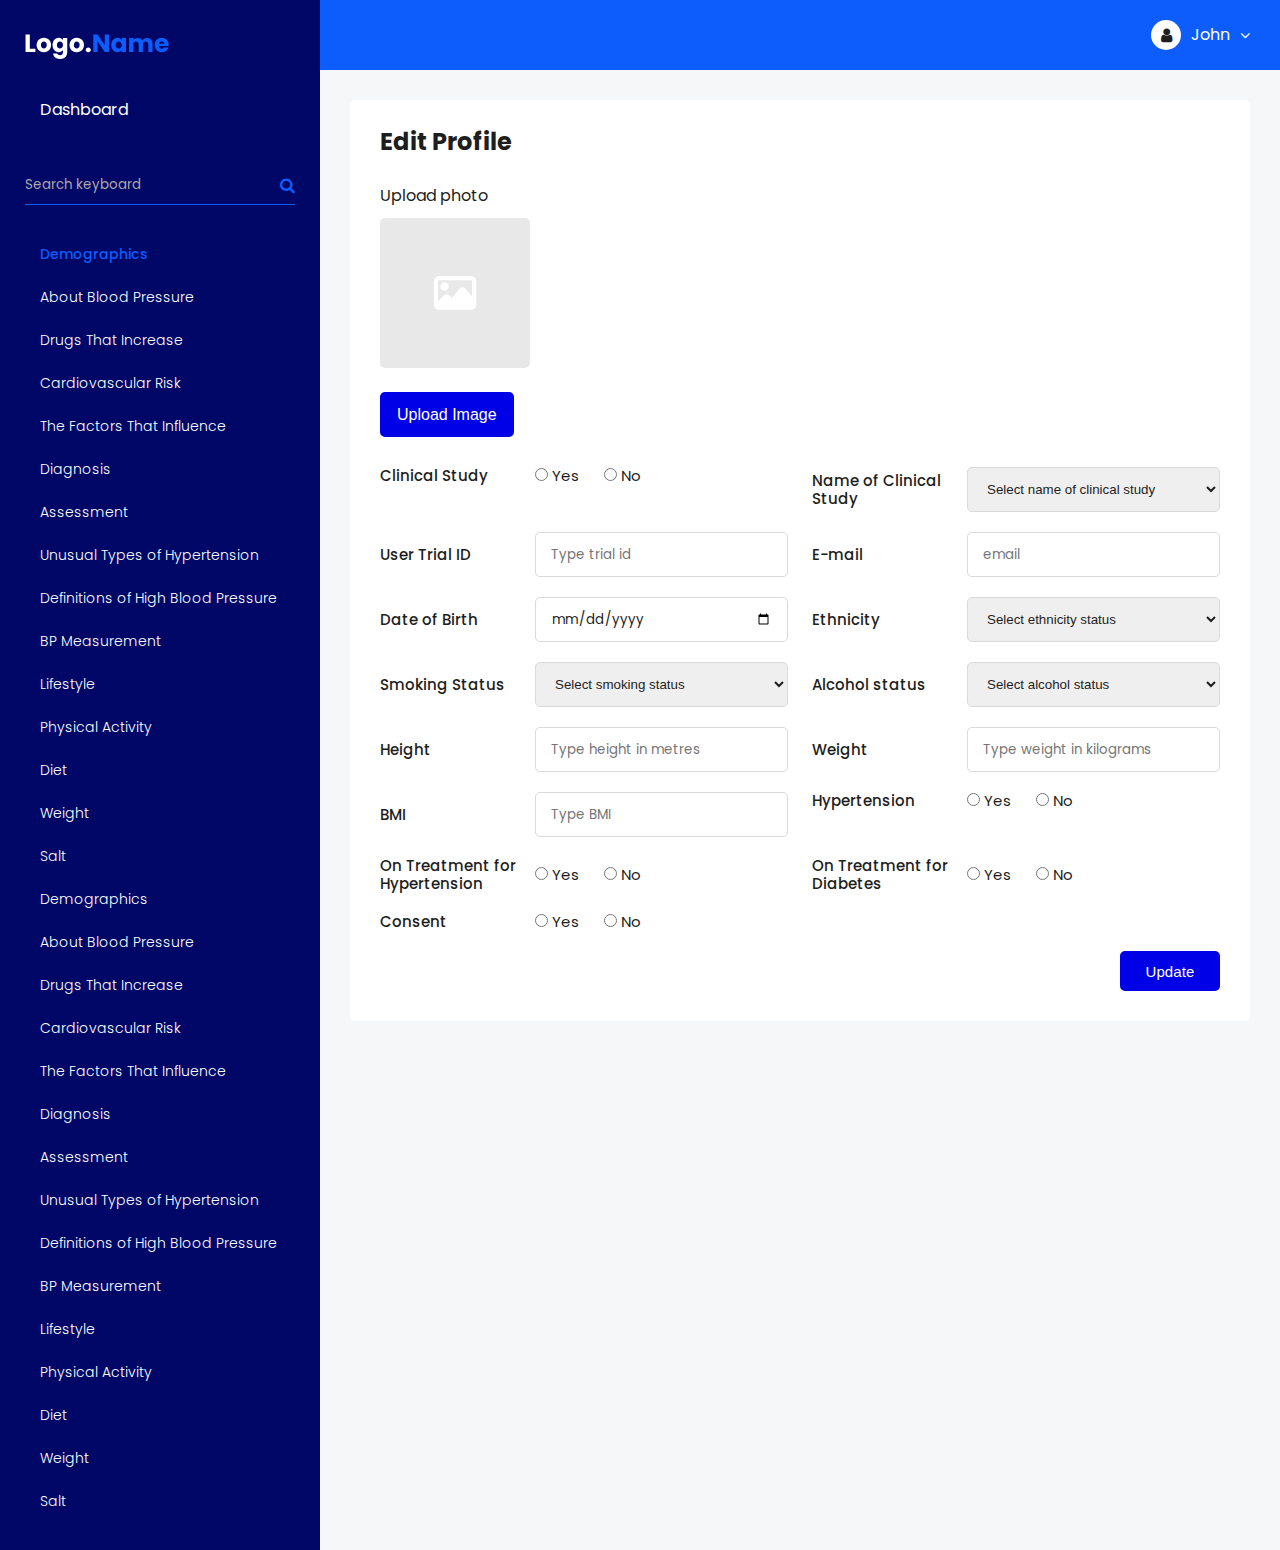
<file: edit-profile.html>
<!DOCTYPE html>
<html lang="en">
  <head>
    <meta charset="UTF-8" />
    <meta http-equiv="X-UA-Compatible" content="IE=edge" />
    <meta name="viewport" content="width=device-width, initial-scale=1.0" />
    <title>Edit Profile</title>
    <link rel="stylesheet" href="assets/css/bootstrap-grid.min.css" />
    <link rel="stylesheet" href="assets/css/font-awesome.min.css" />
    <link rel="stylesheet" href="assets/css/jquery.scrollbar.css" />
    <link rel="stylesheet" href="assets/css/slick.css" />
    <link rel="stylesheet" href="assets/css/rateyo.min.css" />
    <link rel="stylesheet" href="assets/css/style.css" />
  </head>
  <body>
    <div class="admin-container">
      <div class="slidebar-wrap">
        <div class="logo">
          <a href="index.html">
            <img src="assets/images//logo2.svg" alt="logo" />
          </a>
        </div>
        <ul class="mainmenu">
          <li><a href="index.html">Dashboard</a></li>
        </ul>
        <div class="search-menu">
          <input type="text" placeholder="Search keyboard" />
          <i class="fa fa-search"></i>
        </div>
        <ul class="submenus">
          <li><a class="active" href="demographics.html">Demographics </a></li>
          <li><a href="#">About Blood Pressure </a></li>
          <li><a href="#">Drugs That Increase </a></li>
          <li><a href="#">Cardiovascular Risk </a></li>
          <li><a href="#">The Factors That Influence </a></li>
          <li><a href="#">Diagnosis</a></li>
          <li><a href="#">Assessment</a></li>
          <li><a href="#">Unusual Types of Hypertension</a></li>
          <li><a href="#">Definitions of High Blood Pressure </a></li>
          <li><a href="#">BP Measurement </a></li>
          <li><a href="#">Lifestyle</a></li>
          <li><a href="#">Physical Activity</a></li>
          <li><a href="#">Diet</a></li>
          <li><a href="#">Weight</a></li>
          <li><a href="#">Salt</a></li>
          <li><a href="#">Demographics </a></li>
          <li><a href="#">About Blood Pressure </a></li>
          <li><a href="#">Drugs That Increase </a></li>
          <li><a href="#">Cardiovascular Risk </a></li>
          <li><a href="#">The Factors That Influence </a></li>
          <li><a href="#">Diagnosis</a></li>
          <li><a href="#">Assessment</a></li>
          <li><a href="#">Unusual Types of Hypertension</a></li>
          <li><a href="#">Definitions of High Blood Pressure </a></li>
          <li><a href="#">BP Measurement </a></li>
          <li><a href="#">Lifestyle</a></li>
          <li><a href="#">Physical Activity</a></li>
          <li><a href="#">Diet</a></li>
          <li><a href="#">Weight</a></li>
          <li><a href="#">Salt</a></li>
        </ul>
      </div>
      <span class="menubackdrop"></span>
      <div class="main-container">
        <header class="header-area">
          <div class="menubar">
            <svg
              width="15"
              height="14"
              viewBox="0 0 15 14"
              fill="none"
              xmlns="http://www.w3.org/2000/svg"
            >
              <path
                d="M14.0385 1.92308H0.961553C0.430371 1.92308 0 1.4927 0 0.961553C0 0.4304 0.430371 0 0.961553 0H14.0385C14.5696 0 15 0.430371 15 0.961553C15 1.49273 14.5696 1.92308 14.0385 1.92308Z"
                fill="#fff"
              />
              <path
                d="M8.65386 7.69233H0.961553C0.430371 7.69233 0 7.26193 0 6.73078C0 6.19963 0.430371 5.76923 0.961553 5.76923H8.65386C9.18501 5.76923 9.61541 6.1996 9.61541 6.73078C9.61541 7.26196 9.18501 7.69233 8.65386 7.69233Z"
                fill="#fff"
              />
              <path
                d="M14.0383 7.69233H12.4999C11.9687 7.69233 11.5383 7.26196 11.5383 6.73078C11.5383 6.1996 11.9687 5.76923 12.4999 5.76923H14.0383C14.5695 5.76923 14.9999 6.1996 14.9999 6.73078C14.9999 7.26196 14.5695 7.69233 14.0383 7.69233Z"
                fill="#fff"
              />
              <path
                d="M14.0385 13.4616H0.961553C0.430371 13.4616 0 13.0312 0 12.5C0 11.9689 0.430371 11.5385 0.961553 11.5385H14.0385C14.5696 11.5385 15 11.9688 15 12.5C15 13.0312 14.5696 13.4616 14.0385 13.4616Z"
                fill="#fff"
              />
            </svg>
          </div>
          <div class="profile">
            <i class="fa fa-user icon"></i>
            <span class="name"> John </span>
            <i class="fa fa-angle-down arrow"></i>
            <ul class="profile-dowpdown">
              <li><a href="profile.html">Profile</a></li>
              <li><a href="#">Logout</a></li>
            </ul>
          </div>
        </header>
        <div class="p-30">
          <form class="profile-wrap" id="loginForm">
            <h2 class="edit-title mb-30">Edit Profile</h2>

            <div class="row">
              <div class="col-12">
                <div class="upload-profile-image">
                  <label>Upload photo</label>
                  <div class="upload-images">
                    <div class="upload-img">
                      <img
                        class="preview_profile"
                        src="assets/images/image-avatar.svg"
                        alt="avatar"
                      />
                    </div>
                    <br />
                    <button class="upload_btn-wrap">
                      Upload Image
                      <input type="file" />
                    </button>
                  </div>
                </div>
              </div>
              <div class="col-md-6 col-12">
                <div class="input-style">
                  <label for="clinical_study">Clinical Study</label>
                  <ul class="input">
                    <li>
                      <label for="clinical_study_yes">
                        <input
                          type="radio"
                          name="clinical_study"
                          id="clinical_study_yes"
                        />
                        Yes
                      </label>
                    </li>
                    <li>
                      <label for="clinical_study_no">
                        <input
                          type="radio"
                          name="clinical_study"
                          id="clinical_study_no"
                        />
                        No
                      </label>
                    </li>
                  </ul>
                </div>
              </div>
              <div class="col-md-6 col-12">
                <div class="input-style">
                  <label for="name_of_clinical_study"
                    >Name of Clinical Study</label
                  >
                  <div class="input">
                    <select
                      name="name_of_clinical_study"
                      id="name_of_clinical_study"
                    >
                      <option value="">Select name of clinical study</option>
                      <option value="1">Option 1</option>
                      <option value="2">Option 2</option>
                    </select>
                  </div>
                </div>
              </div>
              <div class="col-md-6 col-12">
                <div class="input-style">
                  <label for="user_trial_ID">User Trial ID </label>
                  <div class="input">
                    <input
                      type="text"
                      placeholder="Type trial id"
                      name="user_trial_ID"
                      id="user_trial_ID"
                    />
                  </div>
                </div>
              </div>
              <div class="col-md-6 col-12">
                <div class="input-style">
                  <label for="email">E-mail</label>
                  <div class="input">
                    <input
                      type="email"
                      placeholder="email"
                      name="email"
                      id="email"
                    />
                  </div>
                </div>
              </div>
              <div class="col-md-6 col-12">
                <div class="input-style">
                  <label for="dob">Date of Birth</label>
                  <div class="input">
                    <input
                      type="date"
                      placeholder="Date of Birth"
                      name="dob"
                      id="dob"
                    />
                  </div>
                </div>
              </div>
              <div class="col-md-6 col-12">
                <div class="input-style">
                  <label for="ethnicity">Ethnicity </label>
                  <div class="input">
                    <select name="ethnicity" id="ethnicity">
                      <option value="">Select ethnicity status</option>
                      <option value="male">Male</option>
                      <option value="female">Female</option>
                      <option value="other">other</option>
                    </select>
                  </div>
                </div>
              </div>
              <div class="col-md-6 col-12">
                <div class="input-style">
                  <label for="smoking_status">Smoking Status </label>
                  <div class="input">
                    <select name="smoking_status" id="smoking_status">
                      <option value="">Select smoking status</option>
                      <option value="male">Male</option>
                      <option value="female">Female</option>
                      <option value="other">other</option>
                    </select>
                  </div>
                </div>
              </div>
              <div class="col-md-6 col-12">
                <div class="input-style">
                  <label for="alcohol_status">Alcohol status</label>
                  <div class="input">
                    <select name="alcohol_status" id="alcohol_status">
                      <option value="">Select alcohol status</option>
                      <option value="male">Male</option>
                      <option value="female">Female</option>
                      <option value="other">other</option>
                    </select>
                  </div>
                </div>
              </div>
              <div class="col-md-6 col-12">
                <div class="input-style">
                  <label for="height">Height</label>
                  <div class="input">
                    <input
                      type="text"
                      placeholder="Type height in metres"
                      name="height"
                      id="height"
                    />
                  </div>
                </div>
              </div>
              <div class="col-md-6 col-12">
                <div class="input-style">
                  <label for="weight">Weight</label>
                  <div class="input">
                    <input
                      type="text"
                      placeholder="Type weight in kilograms"
                      name="weight"
                      id="weight"
                    />
                  </div>
                </div>
              </div>
              <div class="col-md-6 col-12">
                <div class="input-style">
                  <label for="bmi">BMI</label>
                  <div class="input">
                    <input
                      type="text"
                      placeholder="Type BMI"
                      name="bmi"
                      id="bmi"
                    />
                  </div>
                </div>
              </div>
              <div class="col-md-6 col-12">
                <div class="input-style">
                  <label for="hypertension">Hypertension</label>
                  <ul class="input">
                    <li>
                      <label for="hypertension_yes">
                        <input
                          type="radio"
                          name="hypertension"
                          id="hypertension_yes"
                        />
                        Yes
                      </label>
                    </li>
                    <li>
                      <label for="hypertension_no">
                        <input
                          type="radio"
                          name="hypertension"
                          id="hypertension_no"
                        />
                        No
                      </label>
                    </li>
                  </ul>
                </div>
              </div>
              <div class="col-md-6 col-12">
                <div class="input-style">
                  <label for="on_treatment_for_hypertension">
                    On Treatment for Hypertension
                  </label>
                  <ul class="input">
                    <li>
                      <label for="on_treatment_for_hypertension_yes">
                        <input
                          type="radio"
                          name="on_treatment_for_hypertension"
                          id="on_treatment_for_hypertension_yes"
                        />
                        Yes
                      </label>
                    </li>
                    <li>
                      <label for="on_treatment_for_hypertension_no">
                        <input
                          type="radio"
                          name="on_treatment_for_hypertension"
                          id="on_treatment_for_hypertension_no"
                        />
                        No
                      </label>
                    </li>
                  </ul>
                </div>
              </div>
              <div class="col-md-6 col-12">
                <div class="input-style">
                  <label for="on_treatment_for_diabetes">
                    On Treatment for Diabetes
                  </label>
                  <ul class="input">
                    <li>
                      <label for="on_treatment_for_diabetes_yes">
                        <input
                          type="radio"
                          name="on_treatment_for_diabetes"
                          id="on_treatment_for_diabetes_yes"
                        />
                        Yes
                      </label>
                    </li>
                    <li>
                      <label for="on_treatment_for_diabetes_no">
                        <input
                          type="radio"
                          name="on_treatment_for_diabetes"
                          id="on_treatment_for_diabetes_no"
                        />
                        No
                      </label>
                    </li>
                  </ul>
                </div>
              </div>
              <div class="col-md-6 col-12">
                <div class="input-style">
                  <label for="consent"> Consent </label>
                  <ul class="input">
                    <li>
                      <label for="consent_yes">
                        <input type="radio" name="consent" id="consent_yes" />
                        Yes
                      </label>
                    </li>
                    <li>
                      <label for="consent_no">
                        <input type="radio" name="consent" id="consent_no" />
                        No
                      </label>
                    </li>
                  </ul>
                </div>
              </div>
            </div>
            <div class="text-right">
              <button class="login-btn">Update</button>
            </div>
          </form>
        </div>
      </div>
    </div>
    <script src="assets/js/jquery-3.6.0.min.js"></script>
    <script src="assets/js/bootstrap.bundle.min.js"></script>
    <script src="assets/js/slick.min.js"></script>
    <script src="assets/js/jquery.validate.min.js"></script>
    <script src="assets/js/jquery.scrollbar.min.js"></script>
    <script src="assets/js/rateyo.min.js"></script>
    <script>
      function readURL(input) {
        if (input.files && input.files[0]) {
          var reader = new FileReader();
          reader.onload = function (e) {
            $(".upload-img").find(".preview_profile").show();
            $(".upload-img")
              .find(".preview_profile")
              .attr("src", e.target.result);
          };
          reader.readAsDataURL(input.files[0]);
        }
      }

      $(document).on("change", ".upload_btn-wrap input", function () {
        readURL(this);
      });
      $(document).on("click", ".menubar", function () {
        $(".slidebar-wrap").toggleClass("active");
        $(".menubackdrop").show();
      });
      $(document).on("click", ".menubackdrop", function () {
        $(".slidebar-wrap").toggleClass("active");
        $(this).hide();
      });
    </script>
  </body>
</html>
</file>
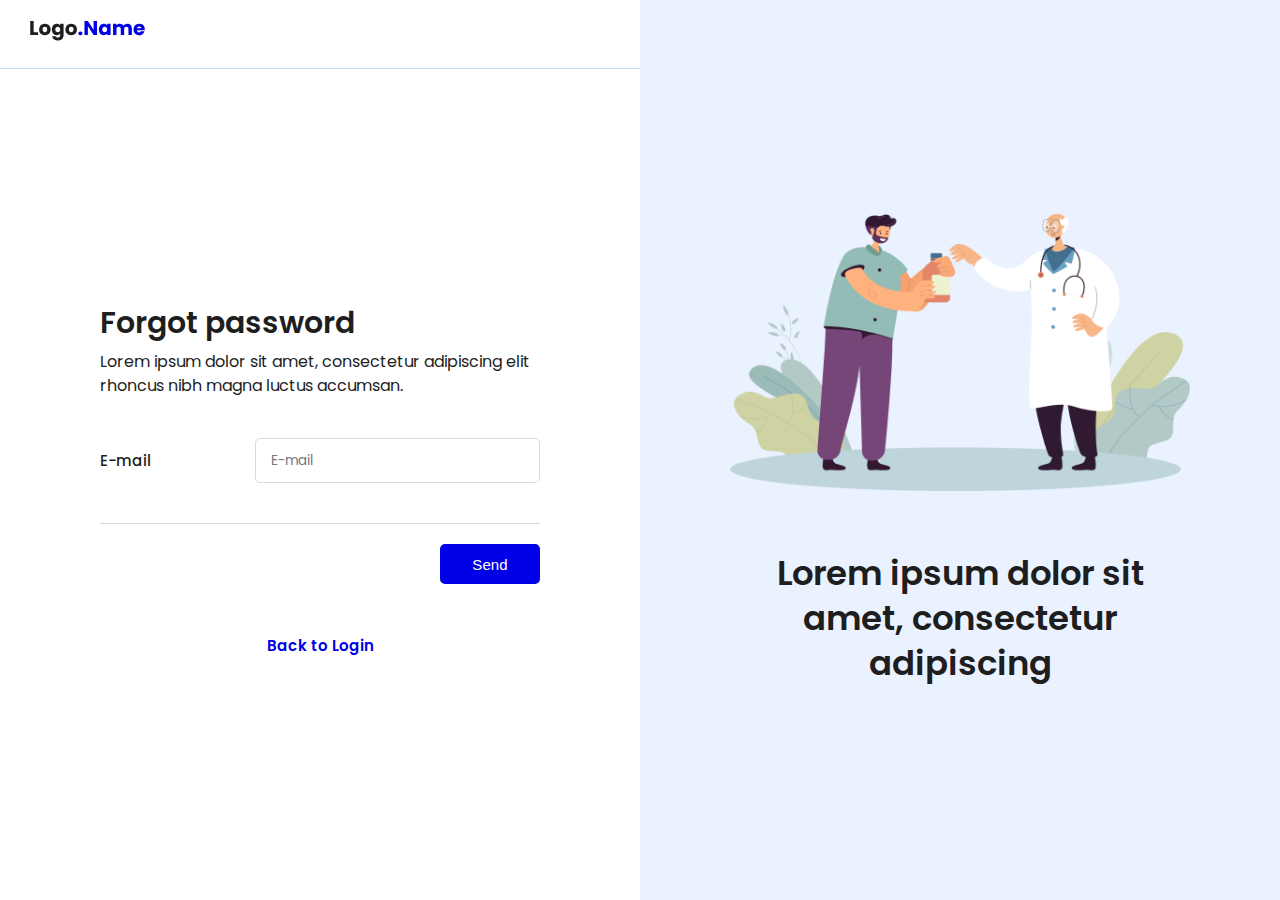
<file: forgot-password.html>
<!DOCTYPE html>
<html lang="en">
  <head>
    <meta charset="UTF-8" />
    <meta http-equiv="X-UA-Compatible" content="IE=edge" />
    <meta name="viewport" content="width=device-width, initial-scale=1.0" />
    <title>Forgot password</title>
    <link rel="stylesheet" href="assets/css/bootstrap-grid.min.css" />
    <link rel="stylesheet" href="assets/css/font-awesome.min.css" />
    <link rel="stylesheet" href="assets/css/slick.css" />
    <link rel="stylesheet" href="assets/css/style.css" />
  </head>
  <body>
    <div class="tostfyMessage">
      <span class="tostfyClose">&times;</span>
      <div class="messageValue"></div>
    </div>
    <div class="auth-area">
      <div class="auth-wrap">
        <div class="auth-header">
          <a href="index.html" class="auth-logo">
            <img src="assets/images/logo.svg" alt="" />
          </a>
        </div>
        <form class="auth-form" id="loginForm">
          <h2 class="title">Forgot password</h2>
          <p class="subtitle">
            Lorem ipsum dolor sit amet, consectetur adipiscing elit rhoncus nibh
            magna luctus accumsan.
          </p>
          <div class="input-style">
            <label for="email">E-mail</label>
            <div class="input">
              <input
                type="email"
                placeholder="E-mail"
                name="email"
                id="email"
              />
            </div>
          </div>
          <ul
            class="auth-action d-flex align-items-center justify-content-between"
          >
            <li></li>
            <li><button class="login-btn">Send</button></li>
          </ul>
          <p class="noaccount">
            <a href="login.html">Back to Login</a>
          </p>
        </form>
      </div>
      <div class="auth-info">
        <img src="assets/images/auth.png" alt="auth" />
        <h3 class="title">
          Lorem ipsum dolor sit amet, consectetur adipiscing
        </h3>
      </div>
    </div>
    <script src="assets/js/jquery-3.6.0.min.js"></script>
    <script src="assets/js/bootstrap.bundle.min.js"></script>
    <script src="assets/js/slick.min.js"></script>
    <script src="assets/js/jquery.validate.min.js"></script>
    <script>
      function tosetrMessage(type, message) {
        $(".tostfyMessage").css({
          bottom: "5px",
          visibility: "visible",
          opacity: 1,
        });
        $(".tostfyMessage").find(".messageValue").text(message);
        if (type === "success") {
          $(".tostfyMessage").css("background", "rgb(76, 175, 80)");
        } else if (type === "warning") {
          $(".tostfyMessage").css("background", "rgb(255, 152, 0)");
        } else if (type === "error") {
          $(".tostfyMessage").css("background", "rgb(244, 67, 54)");
        }
        setTimeout(function () {
          $(".tostfyMessage").css({
            bottom: "-100%",
            visibility: "hidden",
            opacity: 0,
          });
        }, 5000);
        $(".tostfyClose").on("click", function () {
          $(".tostfyMessage").css({
            bottom: "-100%",
            visibility: "hidden",
            opacity: 0,
          });
        });
      }

      $("#loginForm").validate({
        errorElement: "span",
        errorClass: "error-message",
        rules: {
          password: {
            required: true,
            minlength: 6,
          },
          email: {
            required: true,
            email: true,
          },
        },
        messages: {
          password: {
            required: "Password can not be empty",
            minlength: "Your password must be at least 6 characters long",
          },
          email: {
            required: "email can not be empty",
            email: "email must be a valid email",
          },
        },
        submitHandler: function (form) {
          tosetrMessage("success", "Hello message");
        },
      });
    </script>
  </body>
</html>
</file>
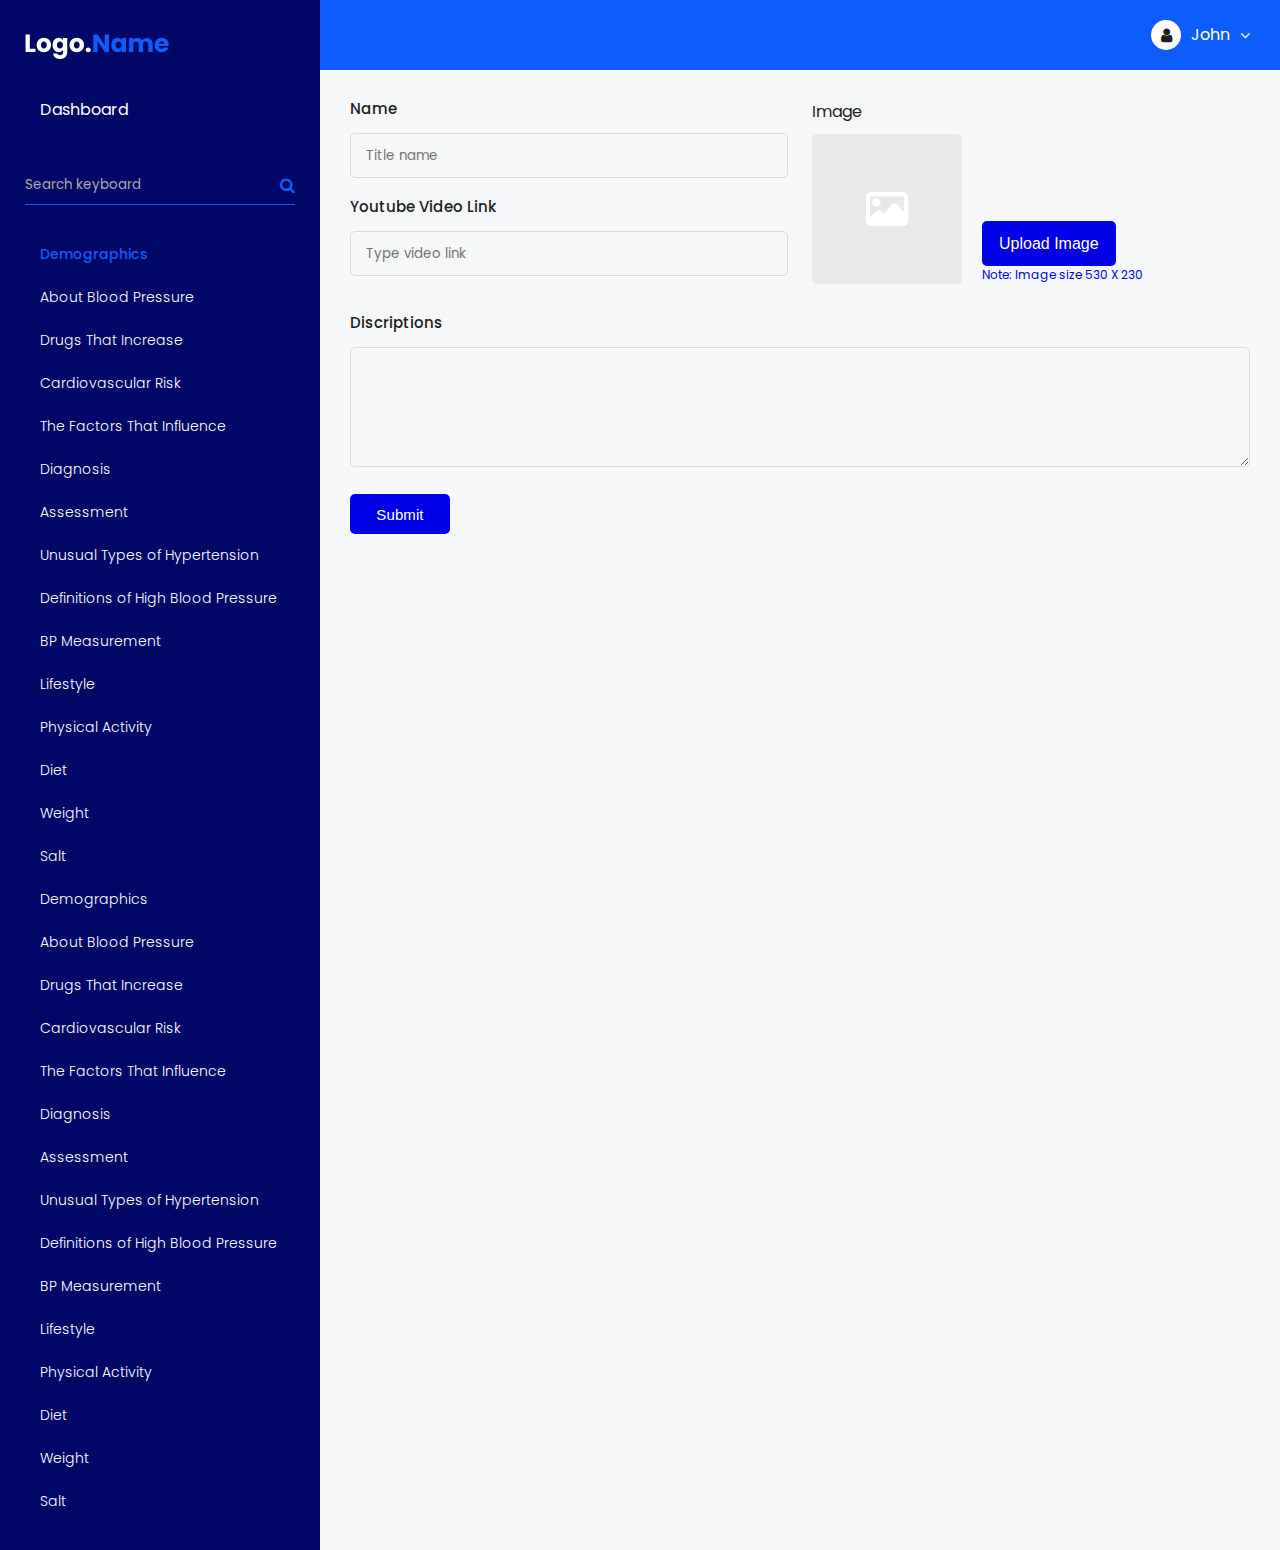
<file: form.html>
<!DOCTYPE html>
<html lang="en">
  <head>
    <meta charset="UTF-8" />
    <meta http-equiv="X-UA-Compatible" content="IE=edge" />
    <meta name="viewport" content="width=device-width, initial-scale=1.0" />
    <title>Form</title>
    <link rel="stylesheet" href="assets/css/bootstrap-grid.min.css" />
    <link rel="stylesheet" href="assets/css/font-awesome.min.css" />
    <link rel="stylesheet" href="assets/css/jquery.scrollbar.css" />
    <link rel="stylesheet" href="assets/css/slick.css" />
    <link rel="stylesheet" href="assets/css/rateyo.min.css" />
    <link rel="stylesheet" href="assets/css/style.css" />
  </head>
  <body>
    <div class="admin-container">
      <div class="slidebar-wrap">
        <div class="logo">
          <a href="index.html">
            <img src="assets/images//logo2.svg" alt="logo" />
          </a>
        </div>
        <ul class="mainmenu">
          <li><a href="index.html">Dashboard</a></li>
        </ul>
        <div class="search-menu">
          <input type="text" placeholder="Search keyboard" />
          <i class="fa fa-search"></i>
        </div>
        <ul class="submenus">
          <li><a class="active" href="demographics.html">Demographics </a></li>
          <li><a href="#">About Blood Pressure </a></li>
          <li><a href="#">Drugs That Increase </a></li>
          <li><a href="#">Cardiovascular Risk </a></li>
          <li><a href="#">The Factors That Influence </a></li>
          <li><a href="#">Diagnosis</a></li>
          <li><a href="#">Assessment</a></li>
          <li><a href="#">Unusual Types of Hypertension</a></li>
          <li><a href="#">Definitions of High Blood Pressure </a></li>
          <li><a href="#">BP Measurement </a></li>
          <li><a href="#">Lifestyle</a></li>
          <li><a href="#">Physical Activity</a></li>
          <li><a href="#">Diet</a></li>
          <li><a href="#">Weight</a></li>
          <li><a href="#">Salt</a></li>
          <li><a href="#">Demographics </a></li>
          <li><a href="#">About Blood Pressure </a></li>
          <li><a href="#">Drugs That Increase </a></li>
          <li><a href="#">Cardiovascular Risk </a></li>
          <li><a href="#">The Factors That Influence </a></li>
          <li><a href="#">Diagnosis</a></li>
          <li><a href="#">Assessment</a></li>
          <li><a href="#">Unusual Types of Hypertension</a></li>
          <li><a href="#">Definitions of High Blood Pressure </a></li>
          <li><a href="#">BP Measurement </a></li>
          <li><a href="#">Lifestyle</a></li>
          <li><a href="#">Physical Activity</a></li>
          <li><a href="#">Diet</a></li>
          <li><a href="#">Weight</a></li>
          <li><a href="#">Salt</a></li>
        </ul>
      </div>
      <span class="menubackdrop"></span>
      <div class="main-container">
        <header class="header-area">
          <div class="menubar">
            <svg
              width="15"
              height="14"
              viewBox="0 0 15 14"
              fill="none"
              xmlns="http://www.w3.org/2000/svg"
            >
              <path
                d="M14.0385 1.92308H0.961553C0.430371 1.92308 0 1.4927 0 0.961553C0 0.4304 0.430371 0 0.961553 0H14.0385C14.5696 0 15 0.430371 15 0.961553C15 1.49273 14.5696 1.92308 14.0385 1.92308Z"
                fill="#fff"
              />
              <path
                d="M8.65386 7.69233H0.961553C0.430371 7.69233 0 7.26193 0 6.73078C0 6.19963 0.430371 5.76923 0.961553 5.76923H8.65386C9.18501 5.76923 9.61541 6.1996 9.61541 6.73078C9.61541 7.26196 9.18501 7.69233 8.65386 7.69233Z"
                fill="#fff"
              />
              <path
                d="M14.0383 7.69233H12.4999C11.9687 7.69233 11.5383 7.26196 11.5383 6.73078C11.5383 6.1996 11.9687 5.76923 12.4999 5.76923H14.0383C14.5695 5.76923 14.9999 6.1996 14.9999 6.73078C14.9999 7.26196 14.5695 7.69233 14.0383 7.69233Z"
                fill="#fff"
              />
              <path
                d="M14.0385 13.4616H0.961553C0.430371 13.4616 0 13.0312 0 12.5C0 11.9689 0.430371 11.5385 0.961553 11.5385H14.0385C14.5696 11.5385 15 11.9688 15 12.5C15 13.0312 14.5696 13.4616 14.0385 13.4616Z"
                fill="#fff"
              />
            </svg>
          </div>
          <div class="profile">
            <i class="fa fa-user icon"></i>
            <span class="name"> John </span>
            <i class="fa fa-angle-down arrow"></i>
            <ul class="profile-dowpdown">
              <li><a href="profile.html">Profile</a></li>
              <li><a href="#">Logout</a></li>
            </ul>
          </div>
        </header>
        <div class="p-30">
          <form class="form-new" id="loginForm">
            <div class="row">
              <div class="col-md-6 col-12">
                <div class="input-style">
                  <label for="name">Name</label>
                  <div class="input">
                    <input
                      type="text"
                      name="name"
                      id="name"
                      placeholder="Title name"
                    />
                  </div>
                </div>
                <div class="input-style">
                  <label for="name">Youtube Video Link</label>
                  <div class="input">
                    <input
                      type="text"
                      name="link"
                      id="link"
                      placeholder="Type video link"
                    />
                  </div>
                </div>
              </div>
              <div class="col-md-6 col-12">
                <div class="upload-profile-image">
                  <label>Image</label>
                  <div class="upload-images d-flex align-items-end flex-wrap">
                    <div class="upload-img">
                      <img
                        class="preview_profile"
                        src="assets/images/image-avatar.svg"
                        alt="avatar"
                      />
                    </div>
                    <div class="pl-20">
                      <button class="upload_btn-wrap">
                        Upload Image
                        <input type="file" />
                      </button>
                      <span class="info-image"
                        >Note: Image size 530 X 230
                      </span>
                    </div>
                  </div>
                </div>
              </div>
              <div class="col-12">
                <div class="input-style">
                  <label for="name">Discriptions</label>
                  <div class="input">
                    <textarea
                      name="discriptions"
                      id="discriptions"
                      cols="30"
                      rows="10"
                      placeholder="Type message"
                    >
                    </textarea>
                  </div>
                </div>
              </div>
            </div>
            <button class="login-btn">Submit</button>

          </form>
        </div>
      </div>
    </div>
    <script src="assets/js/jquery-3.6.0.min.js"></script>
    <script src="assets/js/bootstrap.bundle.min.js"></script>
    <script src="assets/js/slick.min.js"></script>
    <script src="assets/js/jquery.validate.min.js"></script>
    <script src="assets/js/jquery.scrollbar.min.js"></script>
    <script src="assets/js/rateyo.min.js"></script>
    <script>
      function readURL(input) {
        if (input.files && input.files[0]) {
          var reader = new FileReader();
          reader.onload = function (e) {
            $(".upload-img").find(".preview_profile").show();
            $(".upload-img")
              .find(".preview_profile")
              .attr("src", e.target.result);
          };
          reader.readAsDataURL(input.files[0]);
        }
      }

      $(document).on("change", ".upload_btn-wrap input", function () {
        readURL(this);
      });
      $(document).on("click", ".menubar", function () {
        $(".slidebar-wrap").toggleClass("active");
        $(".menubackdrop").show();
      });
      $(document).on("click", ".menubackdrop", function () {
        $(".slidebar-wrap").toggleClass("active");
        $(this).hide();
      });
    </script>
  </body>
</html>
</file>
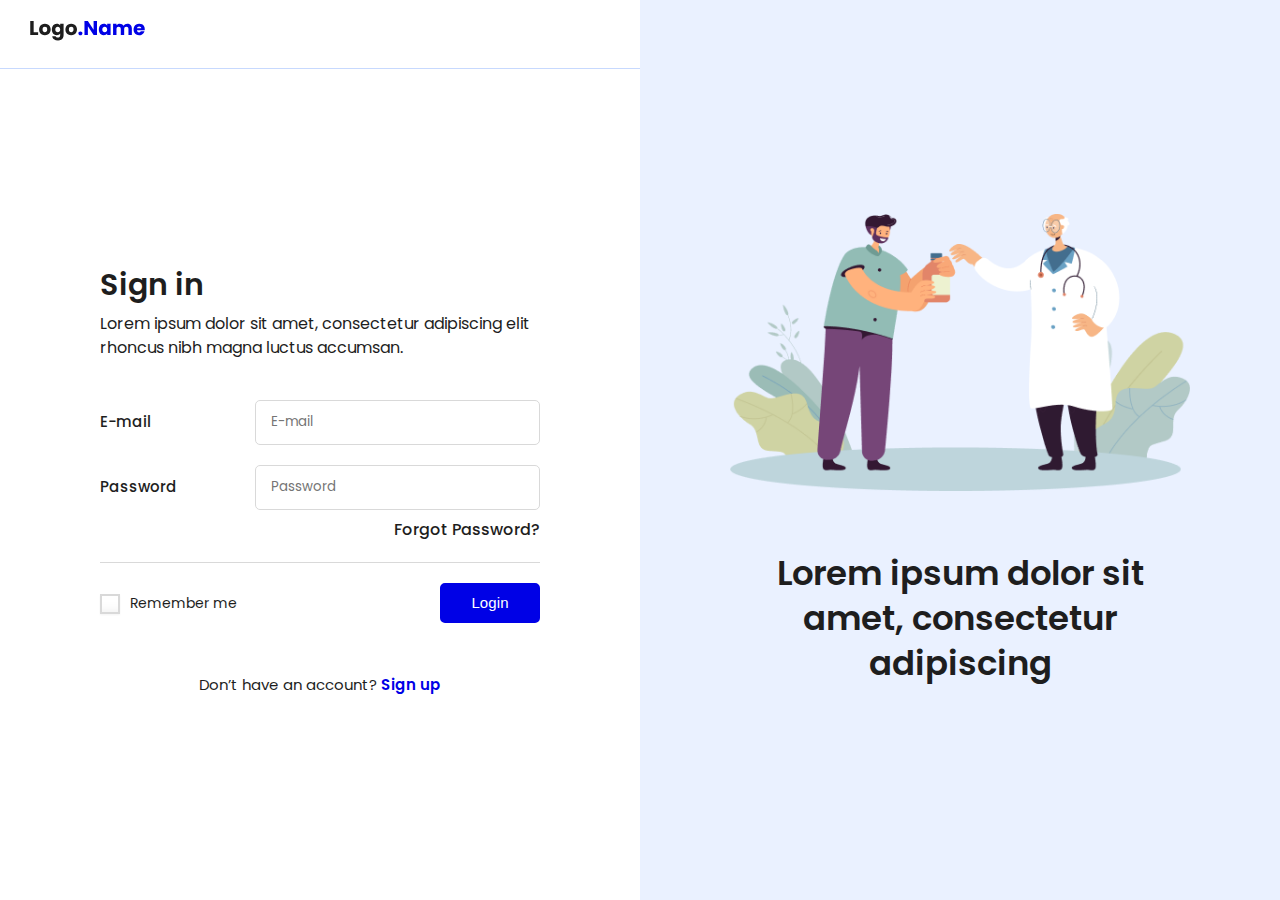
<file: login.html>
<!DOCTYPE html>
<html lang="en">
  <head>
    <meta charset="UTF-8" />
    <meta http-equiv="X-UA-Compatible" content="IE=edge" />
    <meta name="viewport" content="width=device-width, initial-scale=1.0" />
    <title>Login</title>
    <link rel="stylesheet" href="assets/css/bootstrap-grid.min.css" />
    <link rel="stylesheet" href="assets/css/font-awesome.min.css" />
    <link rel="stylesheet" href="assets/css/slick.css" />
    <link rel="stylesheet" href="assets/css/style.css" />
  </head>
  <body>
    <div class="tostfyMessage">
      <span class="tostfyClose">&times;</span>
      <div class="messageValue"></div>
    </div>
    <div class="auth-area">
      <div class="auth-wrap">
        <div class="auth-header">
          <a href="index.html" class="auth-logo">
            <img src="assets/images/logo.svg" alt="" />
          </a>
        </div>
        <form class="auth-form" id="loginForm">
          <h2 class="title">Sign in</h2>
          <p class="subtitle">
            Lorem ipsum dolor sit amet, consectetur adipiscing elit rhoncus nibh
            magna luctus accumsan.
          </p>
          <div class="input-style">
            <label for="email">E-mail</label>
            <div class="input">
              <input
                type="email"
                placeholder="E-mail"
                name="email"
                id="email"
              />
            </div>
          </div>
          <div class="input-style mb-0">
            <label for="password">Password</label>
            <div class="input">
              <input
                type="password"
                placeholder="Password"
                name="password"
                id="password"
              />
            </div>
          </div>
          <div class="text-right">
            <a href="forgot-password.html" class="forgot-password"
              >Forgot password?</a
            >
          </div>
          <ul
            class="auth-action d-flex align-items-center justify-content-between"
          >
            <li>
              <div class="checkbox-style">
                <input type="checkbox" id="remember_me" />
                <label for="remember_me">Remember me</label>
              </div>
            </li>
            <li><button class="login-btn">Login</button></li>
          </ul>
          <p class="noaccount">
            Don’t have an account? <a href="signup.html">Sign up</a>
          </p>
        </form>
      </div>
      <div class="auth-info">
        <img src="assets/images/auth.png" alt="auth" />
        <h3 class="title">
          Lorem ipsum dolor sit amet, consectetur adipiscing
        </h3>
      </div>
    </div>
    <script src="assets/js/jquery-3.6.0.min.js"></script>
    <script src="assets/js/bootstrap.bundle.min.js"></script>
    <script src="assets/js/slick.min.js"></script>
    <script src="assets/js/jquery.validate.min.js"></script>
    <script>
      function tosetrMessage(type, message) {
        $(".tostfyMessage").css({
          bottom: "5px",
          visibility: "visible",
          opacity: 1,
        });
        $(".tostfyMessage").find(".messageValue").text(message);
        if (type === "success") {
          $(".tostfyMessage").css("background", "rgb(76, 175, 80)");
        } else if (type === "warning") {
          $(".tostfyMessage").css("background", "rgb(255, 152, 0)");
        } else if (type === "error") {
          $(".tostfyMessage").css("background", "rgb(244, 67, 54)");
        }
        setTimeout(function () {
          $(".tostfyMessage").css({
            bottom: "-100%",
            visibility: "hidden",
            opacity: 0,
          });
        }, 5000);
        $(".tostfyClose").on("click", function () {
          $(".tostfyMessage").css({
            bottom: "-100%",
            visibility: "hidden",
            opacity: 0,
          });
        });
      }

      $("#loginForm").validate({
        errorElement: "span",
        errorClass: "error-message",
        rules: {
          password: {
            required: true,
            minlength: 6,
          },
          email: {
            required: true,
            email: true,
          },
        },
        messages: {
          password: {
            required: "Password can not be empty",
            minlength: "Your password must be at least 6 characters long",
          },
          email: {
            required: "email can not be empty",
            email: "email must be a valid email",
          },
        },
        submitHandler: function (form) {
          tosetrMessage("success", "Hello message");
        },
      });
    </script>
  </body>
</html>
</file>
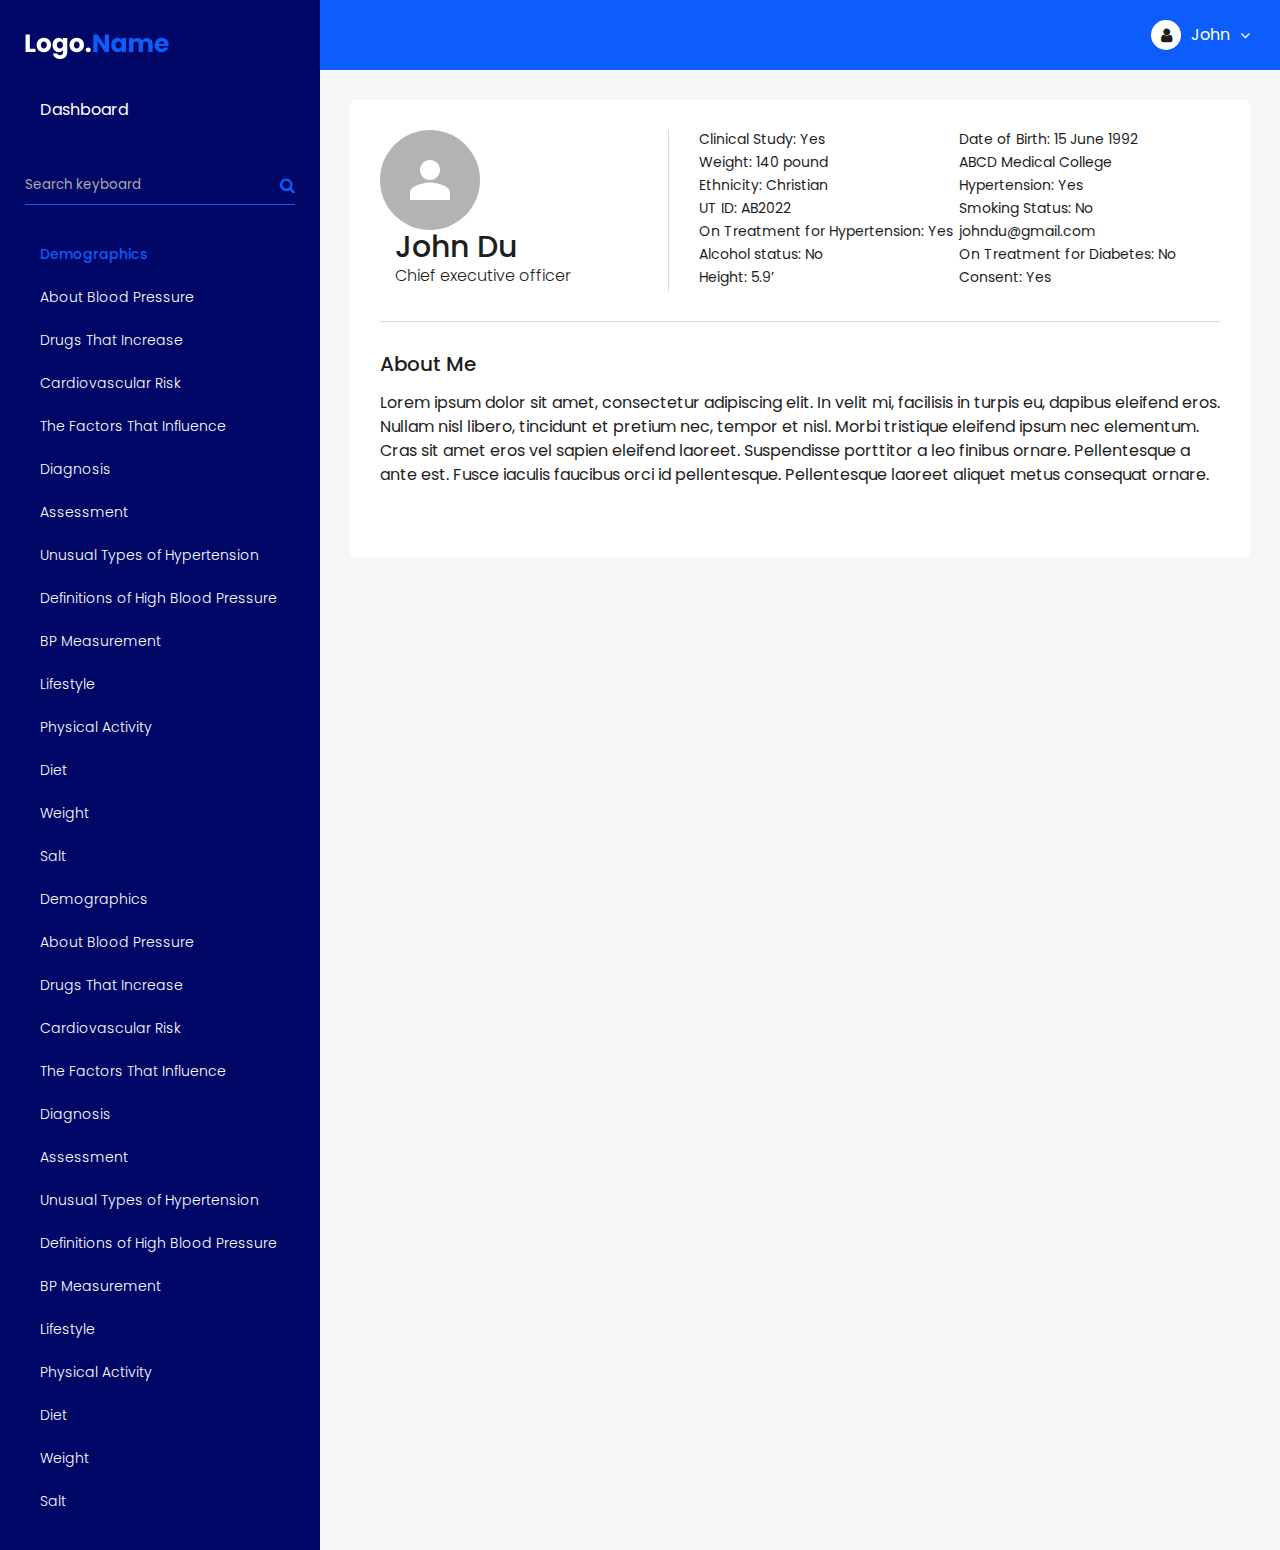
<file: profile.html>
<!DOCTYPE html>
<html lang="en">
  <head>
    <meta charset="UTF-8" />
    <meta http-equiv="X-UA-Compatible" content="IE=edge" />
    <meta name="viewport" content="width=device-width, initial-scale=1.0" />
    <title>Profile</title>
    <link rel="stylesheet" href="assets/css/bootstrap-grid.min.css" />
    <link rel="stylesheet" href="assets/css/font-awesome.min.css" />
    <link rel="stylesheet" href="assets/css/jquery.scrollbar.css" />
    <link rel="stylesheet" href="assets/css/slick.css" />
    <link rel="stylesheet" href="assets/css/rateyo.min.css" />
    <link rel="stylesheet" href="assets/css/style.css" />
  </head>
  <body>
    <div class="admin-container">
      <div class="slidebar-wrap">
        <div class="logo">
          <a href="index.html">
            <img src="assets/images//logo2.svg" alt="logo" />
          </a>
        </div>
        <ul class="mainmenu">
          <li><a href="index.html">Dashboard</a></li>
        </ul>
        <div class="search-menu">
          <input type="text" placeholder="Search keyboard" />
          <i class="fa fa-search"></i>
        </div>
        <ul class="submenus">
          <li><a class="active" href="demographics.html">Demographics </a></li>
          <li><a href="#">About Blood Pressure </a></li>
          <li><a href="#">Drugs That Increase </a></li>
          <li><a href="#">Cardiovascular Risk </a></li>
          <li><a href="#">The Factors That Influence </a></li>
          <li><a href="#">Diagnosis</a></li>
          <li><a href="#">Assessment</a></li>
          <li><a href="#">Unusual Types of Hypertension</a></li>
          <li><a href="#">Definitions of High Blood Pressure </a></li>
          <li><a href="#">BP Measurement </a></li>
          <li><a href="#">Lifestyle</a></li>
          <li><a href="#">Physical Activity</a></li>
          <li><a href="#">Diet</a></li>
          <li><a href="#">Weight</a></li>
          <li><a href="#">Salt</a></li>
          <li><a href="#">Demographics </a></li>
          <li><a href="#">About Blood Pressure </a></li>
          <li><a href="#">Drugs That Increase </a></li>
          <li><a href="#">Cardiovascular Risk </a></li>
          <li><a href="#">The Factors That Influence </a></li>
          <li><a href="#">Diagnosis</a></li>
          <li><a href="#">Assessment</a></li>
          <li><a href="#">Unusual Types of Hypertension</a></li>
          <li><a href="#">Definitions of High Blood Pressure </a></li>
          <li><a href="#">BP Measurement </a></li>
          <li><a href="#">Lifestyle</a></li>
          <li><a href="#">Physical Activity</a></li>
          <li><a href="#">Diet</a></li>
          <li><a href="#">Weight</a></li>
          <li><a href="#">Salt</a></li>
        </ul>
      </div>
      <span class="menubackdrop"></span>
      <div class="main-container">
        <header class="header-area">
          <div class="menubar">
            <svg
              width="15"
              height="14"
              viewBox="0 0 15 14"
              fill="none"
              xmlns="http://www.w3.org/2000/svg"
            >
              <path
                d="M14.0385 1.92308H0.961553C0.430371 1.92308 0 1.4927 0 0.961553C0 0.4304 0.430371 0 0.961553 0H14.0385C14.5696 0 15 0.430371 15 0.961553C15 1.49273 14.5696 1.92308 14.0385 1.92308Z"
                fill="#fff"
              />
              <path
                d="M8.65386 7.69233H0.961553C0.430371 7.69233 0 7.26193 0 6.73078C0 6.19963 0.430371 5.76923 0.961553 5.76923H8.65386C9.18501 5.76923 9.61541 6.1996 9.61541 6.73078C9.61541 7.26196 9.18501 7.69233 8.65386 7.69233Z"
                fill="#fff"
              />
              <path
                d="M14.0383 7.69233H12.4999C11.9687 7.69233 11.5383 7.26196 11.5383 6.73078C11.5383 6.1996 11.9687 5.76923 12.4999 5.76923H14.0383C14.5695 5.76923 14.9999 6.1996 14.9999 6.73078C14.9999 7.26196 14.5695 7.69233 14.0383 7.69233Z"
                fill="#fff"
              />
              <path
                d="M14.0385 13.4616H0.961553C0.430371 13.4616 0 13.0312 0 12.5C0 11.9689 0.430371 11.5385 0.961553 11.5385H14.0385C14.5696 11.5385 15 11.9688 15 12.5C15 13.0312 14.5696 13.4616 14.0385 13.4616Z"
                fill="#fff"
              />
            </svg>
          </div>
          <div class="profile">
            <i class="fa fa-user icon"></i>
            <span class="name"> John </span>
            <i class="fa fa-angle-down arrow"></i>
            <ul class="profile-dowpdown">
              <li><a href="profile.html">Profile</a></li>
              <li><a href="#">Logout</a></li>
            </ul>
          </div>
        </header>
        <div class="p-30">
          <div class="profile-wrap">
            <div class="row">
              <div class="col-xl-4 col-12">
                <div class="profile-image">
                  <img src="assets/images/avatar.svg" alt="John Du" />
                  <div class="content">
                    <h4 class="name">John Du</h4>
                    <span class="designation">Chief executive officer</span>
                  </div>
                </div>
              </div>
              <div class="col-xl-8 col-12">
                <ul class="profile-info">
                  <li>Clinical Study: Yes</li>
                  <li>Date of Birth: 15 June 1992</li>
                  <li>Weight: 140 pound</li>
                  <li>ABCD Medical College</li>
                  <li>Ethnicity: Christian</li>
                  <li>Hypertension: Yes</li>
                  <li>UT ID: AB2022</li>
                  <li>Smoking Status: No</li>
                  <li>On Treatment for Hypertension: Yes</li>
                  <li>johndu@gmail.com</li>
                  <li>Alcohol status: No</li>
                  <li>On Treatment for Diabetes: No</li>
                  <li>Height: 5.9’</li>
                  <li>Consent: Yes</li>
                </ul>
              </div>
            </div>
            <div class="about-me">
              <h4 class="title">About Me</h4>
              <p>
                Lorem ipsum dolor sit amet, consectetur adipiscing elit. In
                velit mi, facilisis in turpis eu, dapibus eleifend eros. Nullam
                nisl libero, tincidunt et pretium nec, tempor et nisl. Morbi
                tristique eleifend ipsum nec elementum. Cras sit amet eros vel
                sapien eleifend laoreet. Suspendisse porttitor a leo finibus
                ornare. Pellentesque a ante est. Fusce iaculis faucibus orci id
                pellentesque. Pellentesque laoreet aliquet metus consequat
                ornare.
              </p>
            </div>
          </div>
        </div>
      </div>
    </div>
    <script src="assets/js/jquery-3.6.0.min.js"></script>
    <script src="assets/js/bootstrap.bundle.min.js"></script>
    <script src="assets/js/slick.min.js"></script>
    <script src="assets/js/jquery.validate.min.js"></script>
    <script src="assets/js/jquery.scrollbar.min.js"></script>
    <script src="assets/js/rateyo.min.js"></script>
    <script>
      $(document).on("click", ".menubar", function () {
        $(".slidebar-wrap").toggleClass("active");
        $(".menubackdrop").show();
      });
      $(document).on("click", ".menubackdrop", function () {
        $(".slidebar-wrap").toggleClass("active");
        $(this).hide();
      });
    </script>
  </body>
</html>
</file>
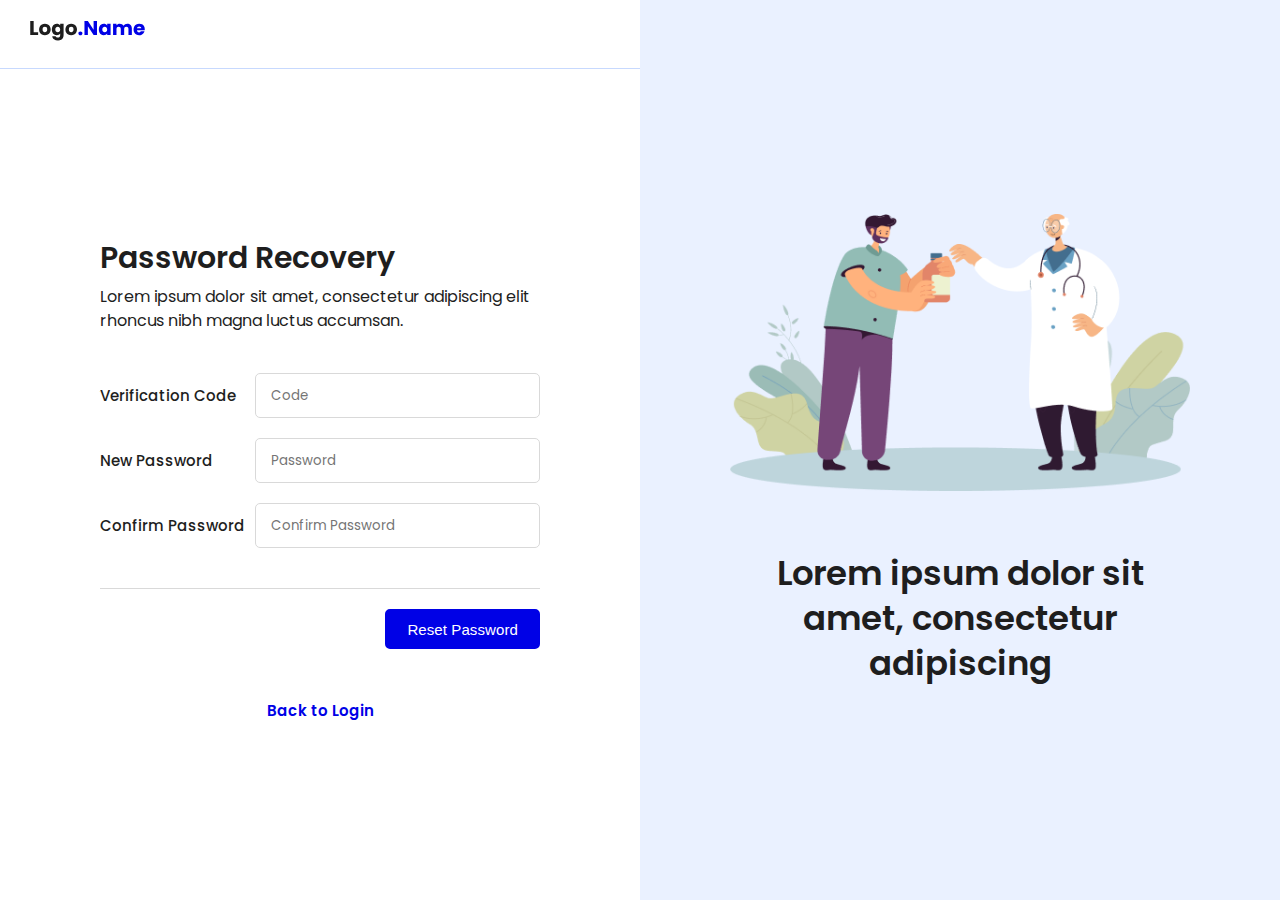
<file: reset-password.html>
<!DOCTYPE html>
<html lang="en">
  <head>
    <meta charset="UTF-8" />
    <meta http-equiv="X-UA-Compatible" content="IE=edge" />
    <meta name="viewport" content="width=device-width, initial-scale=1.0" />
    <title>Reset password</title>
    <link rel="stylesheet" href="assets/css/bootstrap-grid.min.css" />
    <link rel="stylesheet" href="assets/css/font-awesome.min.css" />
    <link rel="stylesheet" href="assets/css/slick.css" />
    <link rel="stylesheet" href="assets/css/style.css" />
  </head>
  <body>
    <div class="tostfyMessage">
      <span class="tostfyClose">&times;</span>
      <div class="messageValue"></div>
    </div>
    <div class="auth-area">
      <div class="auth-wrap">
        <div class="auth-header">
          <a href="index.html" class="auth-logo">
            <img src="assets/images/logo.svg" alt="" />
          </a>
        </div>
        <form class="auth-form" id="loginForm">
          <h2 class="title">Password Recovery</h2>
          <p class="subtitle">
            Lorem ipsum dolor sit amet, consectetur adipiscing elit rhoncus nibh
            magna luctus accumsan.
          </p>
          <div class="input-style">
            <label for="code">Verification Code </label>
            <div class="input">
              <input type="text" placeholder="Code" name="code" id="code" />
            </div>
          </div>
          <div class="input-style">
            <label for="password">New Password</label>
            <div class="input">
              <input
                type="password"
                placeholder="Password"
                name="password"
                id="password"
              />
            </div>
          </div>
          <div class="input-style">
            <label for="confirm_password">Confirm Password</label>
            <div class="input">
              <input
                type="password"
                placeholder="Confirm Password"
                name="confirm_password"
                id="confirm_password"
              />
            </div>
          </div>
          <ul
            class="auth-action d-flex align-items-center justify-content-between"
          >
            <li></li>
            <li><button class="login-btn">Reset Password</button></li>
          </ul>
          <p class="noaccount">
            <a href="login.html">Back to Login</a>
          </p>
        </form>
      </div>
      <div class="auth-info">
        <img src="assets/images/auth.png" alt="auth" />
        <h3 class="title">
          Lorem ipsum dolor sit amet, consectetur adipiscing
        </h3>
      </div>
    </div>
    <script src="assets/js/jquery-3.6.0.min.js"></script>
    <script src="assets/js/bootstrap.bundle.min.js"></script>
    <script src="assets/js/slick.min.js"></script>
    <script src="assets/js/jquery.validate.min.js"></script>
    <script>
      function tosetrMessage(type, message) {
        $(".tostfyMessage").css({
          bottom: "5px",
          visibility: "visible",
          opacity: 1,
        });
        $(".tostfyMessage").find(".messageValue").text(message);
        if (type === "success") {
          $(".tostfyMessage").css("background", "rgb(76, 175, 80)");
        } else if (type === "warning") {
          $(".tostfyMessage").css("background", "rgb(255, 152, 0)");
        } else if (type === "error") {
          $(".tostfyMessage").css("background", "rgb(244, 67, 54)");
        }
        setTimeout(function () {
          $(".tostfyMessage").css({
            bottom: "-100%",
            visibility: "hidden",
            opacity: 0,
          });
        }, 5000);
        $(".tostfyClose").on("click", function () {
          $(".tostfyMessage").css({
            bottom: "-100%",
            visibility: "hidden",
            opacity: 0,
          });
        });
      }

      $("#loginForm").validate({
        errorElement: "span",
        errorClass: "error-message",
        rules: {
          password: {
            required: true,
            minlength: 6,
          },
          confirm_password: {
            required: true,
            minlength: 6,
            equalTo: "#password",
          },
          code: {
            required: true,
            minlength: 6,
          },
        },
        messages: {
          password: {
            required: "Password can not be empty",
            minlength: "password must be at least 6 characters long",
          },
          confirm_password: {
            required: "Confirm Password can not be empty",
            minlength: "Confirm password must be at least 6 characters long",
          },
          code: {
            required: "code can not be empty",
            minlength: "code must be at least 6 characters long",
          },
        },
        submitHandler: function (form) {
          tosetrMessage("success", "Hello message");
        },
      });
    </script>
  </body>
</html>
</file>
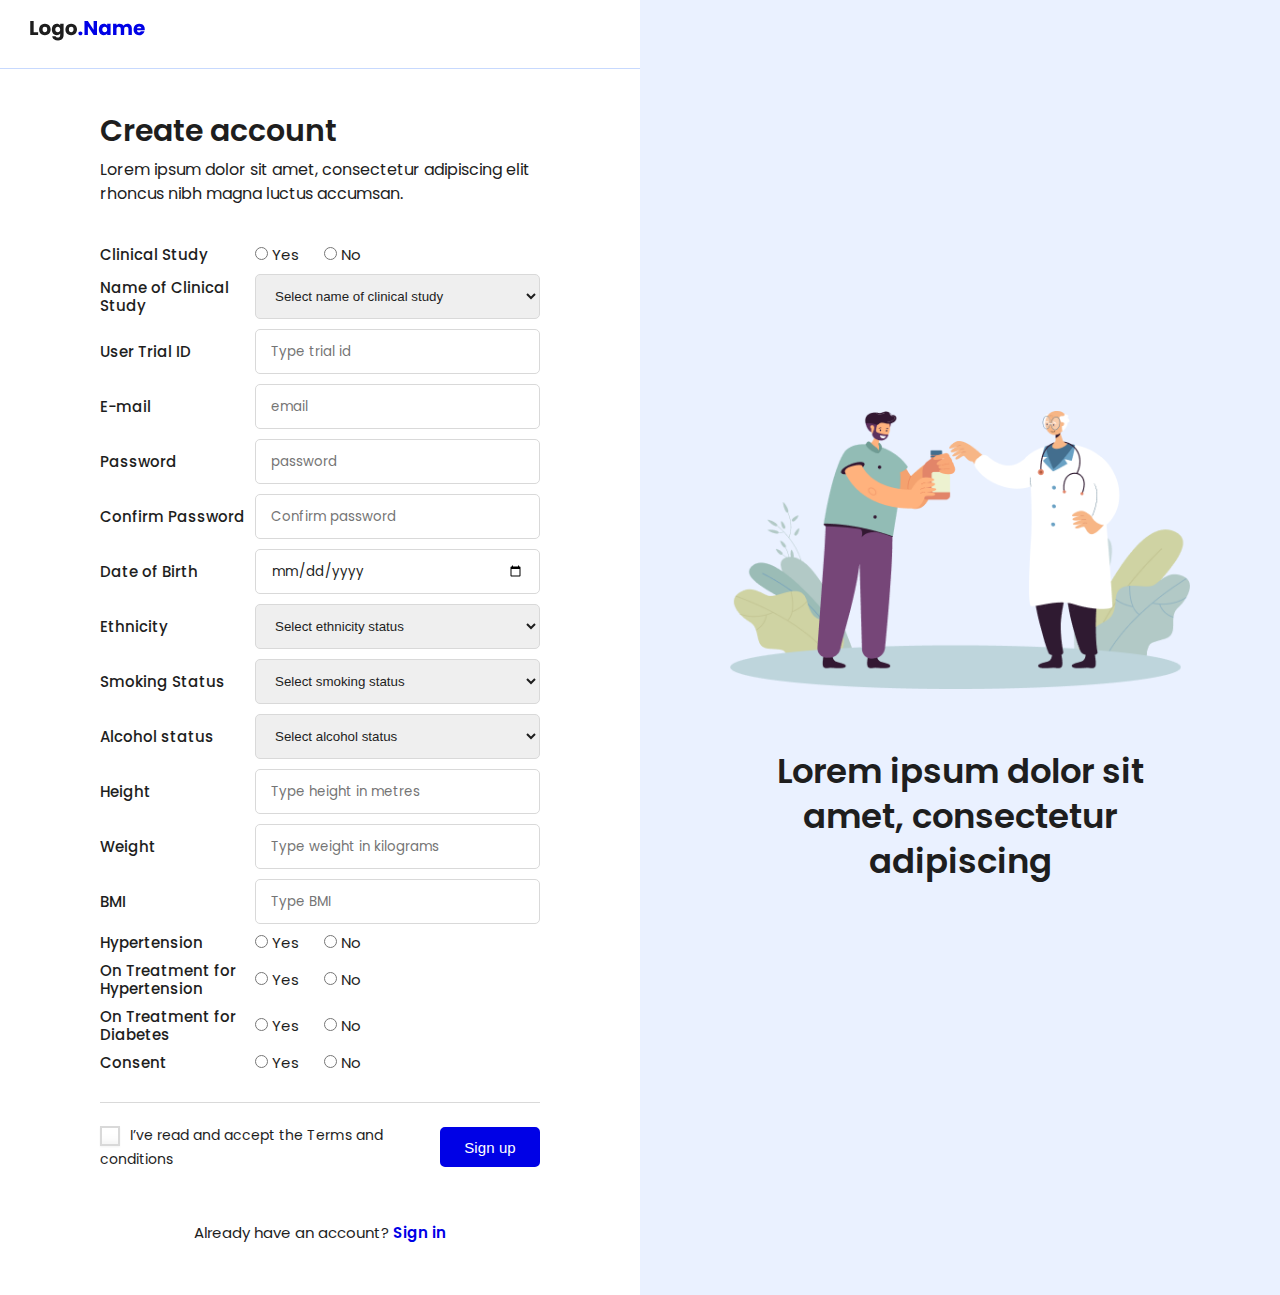
<file: signup.html>
<!DOCTYPE html>
<html lang="en">
  <head>
    <meta charset="UTF-8" />
    <meta http-equiv="X-UA-Compatible" content="IE=edge" />
    <meta name="viewport" content="width=device-width, initial-scale=1.0" />
    <title>Signup</title>
    <link rel="stylesheet" href="assets/css/bootstrap-grid.min.css" />
    <link rel="stylesheet" href="assets/css/font-awesome.min.css" />
    <link rel="stylesheet" href="assets/css/slick.css" />
    <link rel="stylesheet" href="assets/css/style.css" />
  </head>
  <body>
    <div class="tostfyMessage">
      <span class="tostfyClose">&times;</span>
      <div class="messageValue"></div>
    </div>
    <div class="auth-area">
      <div class="auth-wrap">
        <div class="auth-header">
          <a href="index.html" class="auth-logo">
            <img src="assets/images/logo.svg" alt="" />
          </a>
        </div>
        <form class="auth-form signup-form" id="loginForm">
          <h2 class="title">Create account</h2>
          <p class="subtitle">
            Lorem ipsum dolor sit amet, consectetur adipiscing elit rhoncus nibh
            magna luctus accumsan.
          </p>
          <div class="input-style">
            <label for="clinical_study">Clinical Study</label>
            <ul class="input">
              <li>
                <label for="clinical_study_yes">
                  <input
                    type="radio"
                    name="clinical_study"
                    id="clinical_study_yes"
                  />
                  Yes
                </label>
              </li>
              <li>
                <label for="clinical_study_no">
                  <input
                    type="radio"
                    name="clinical_study"
                    id="clinical_study_no"
                  />
                  No
                </label>
              </li>
            </ul>
          </div>
          <div class="input-style">
            <label for="name_of_clinical_study">Name of Clinical Study</label>
            <div class="input">
              <select name="name_of_clinical_study" id="name_of_clinical_study">
                <option value="">Select name of clinical study</option>
                <option value="1">Option 1</option>
                <option value="2">Option 2</option>
              </select>
            </div>
          </div>
          <div class="input-style">
            <label for="user_trial_ID">User Trial ID </label>
            <div class="input">
              <input
                type="text"
                placeholder="Type trial id"
                name="user_trial_ID"
                id="user_trial_ID"
              />
            </div>
          </div>
          <div class="input-style">
            <label for="email">E-mail</label>
            <div class="input">
              <input type="email" placeholder="email" name="email" id="email" />
            </div>
          </div>
          <div class="input-style">
            <label for="password">Password</label>
            <div class="input">
              <input
                type="password"
                placeholder="password"
                name="password"
                id="password"
              />
            </div>
          </div>
          <div class="input-style">
            <label for="confirm_password">Confirm Password</label>
            <div class="input">
              <input
                type="password"
                placeholder="Confirm password"
                name="confirm_password"
                id="confirm_password"
              />
            </div>
          </div>
          <div class="input-style">
            <label for="dob">Date of Birth</label>
            <div class="input">
              <input
                type="date"
                placeholder="Date of Birth"
                name="dob"
                id="dob"
              />
            </div>
          </div>
          <div class="input-style">
            <label for="ethnicity">Ethnicity </label>
            <div class="input">
              <select name="ethnicity" id="ethnicity">
                <option value="">Select ethnicity status</option>
                <option value="male">Male</option>
                <option value="female">Female</option>
                <option value="other">other</option>
              </select>
            </div>
          </div>
          <div class="input-style">
            <label for="smoking_status">Smoking Status </label>
            <div class="input">
              <select name="smoking_status" id="smoking_status">
                <option value="">Select smoking status</option>
                <option value="male">Male</option>
                <option value="female">Female</option>
                <option value="other">other</option>
              </select>
            </div>
          </div>
          <div class="input-style">
            <label for="alcohol_status">Alcohol status</label>
            <div class="input">
              <select name="alcohol_status" id="alcohol_status">
                <option value="">Select alcohol status</option>
                <option value="male">Male</option>
                <option value="female">Female</option>
                <option value="other">other</option>
              </select>
            </div>
          </div>
          <div class="input-style">
            <label for="height">Height</label>
            <div class="input">
              <input
                type="text"
                placeholder="Type height in metres"
                name="height"
                id="height"
              />
            </div>
          </div>
          <div class="input-style">
            <label for="weight">Weight</label>
            <div class="input">
              <input
                type="text"
                placeholder="Type weight in kilograms"
                name="weight"
                id="weight"
              />
            </div>
          </div>
          <div class="input-style">
            <label for="bmi">BMI</label>
            <div class="input">
              <input type="text" placeholder="Type BMI" name="bmi" id="bmi" />
            </div>
          </div>
          <div class="input-style">
            <label for="hypertension">Hypertension</label>
            <ul class="input">
              <li>
                <label for="hypertension_yes">
                  <input
                    type="radio"
                    name="hypertension"
                    id="hypertension_yes"
                  />
                  Yes
                </label>
              </li>
              <li>
                <label for="hypertension_no">
                  <input
                    type="radio"
                    name="hypertension"
                    id="hypertension_no"
                  />
                  No
                </label>
              </li>
            </ul>
          </div>
          <div class="input-style">
            <label for="on_treatment_for_hypertension">
              On Treatment for Hypertension
            </label>
            <ul class="input">
              <li>
                <label for="on_treatment_for_hypertension_yes">
                  <input
                    type="radio"
                    name="on_treatment_for_hypertension"
                    id="on_treatment_for_hypertension_yes"
                  />
                  Yes
                </label>
              </li>
              <li>
                <label for="on_treatment_for_hypertension_no">
                  <input
                    type="radio"
                    name="on_treatment_for_hypertension"
                    id="on_treatment_for_hypertension_no"
                  />
                  No
                </label>
              </li>
            </ul>
          </div>
          <div class="input-style">
            <label for="on_treatment_for_diabetes">
              On Treatment for Diabetes
            </label>
            <ul class="input">
              <li>
                <label for="on_treatment_for_diabetes_yes">
                  <input
                    type="radio"
                    name="on_treatment_for_diabetes"
                    id="on_treatment_for_diabetes_yes"
                  />
                  Yes
                </label>
              </li>
              <li>
                <label for="on_treatment_for_diabetes_no">
                  <input
                    type="radio"
                    name="on_treatment_for_diabetes"
                    id="on_treatment_for_diabetes_no"
                  />
                  No
                </label>
              </li>
            </ul>
          </div>
          <div class="input-style">
            <label for="consent"> Consent </label>
            <ul class="input">
              <li>
                <label for="consent_yes">
                  <input type="radio" name="consent" id="consent_yes" />
                  Yes
                </label>
              </li>
              <li>
                <label for="consent_no">
                  <input type="radio" name="consent" id="consent_no" />
                  No
                </label>
              </li>
            </ul>
          </div>
          <ul
            class="auth-action d-flex align-items-center justify-content-between"
          >
            <li>
              <div class="checkbox-style">
                <input type="checkbox" id="terms_and_conditions" />
                <label for="terms_and_conditions"
                  >I’ve read and accept the Terms and conditions</label
                >
              </div>
            </li>
            <li><button class="login-btn">Sign up</button></li>
          </ul>
          <p class="noaccount">
            Already have an account? <a href="login.html">Sign in</a>
          </p>
        </form>
      </div>
      <div class="auth-info">
        <img src="assets/images/auth.png" alt="auth" />
        <h3 class="title">
          Lorem ipsum dolor sit amet, consectetur adipiscing
        </h3>
      </div>
    </div>
    <script src="assets/js/jquery-3.6.0.min.js"></script>
    <script src="assets/js/bootstrap.bundle.min.js"></script>
    <script src="assets/js/slick.min.js"></script>
    <script src="assets/js/jquery.validate.min.js"></script>
    <script>
      function tosetrMessage(type, message) {
        $(".tostfyMessage").css({
          bottom: "5px",
          visibility: "visible",
          opacity: 1,
        });
        $(".tostfyMessage").find(".messageValue").text(message);
        if (type === "success") {
          $(".tostfyMessage").css("background", "rgb(76, 175, 80)");
        } else if (type === "warning") {
          $(".tostfyMessage").css("background", "rgb(255, 152, 0)");
        } else if (type === "error") {
          $(".tostfyMessage").css("background", "rgb(244, 67, 54)");
        }
        setTimeout(function () {
          $(".tostfyMessage").css({
            bottom: "-100%",
            visibility: "hidden",
            opacity: 0,
          });
        }, 5000);
        $(".tostfyClose").on("click", function () {
          $(".tostfyMessage").css({
            bottom: "-100%",
            visibility: "hidden",
            opacity: 0,
          });
        });
      }

      $("#loginForm").validate({
        errorElement: "span",
        errorClass: "error-message",
        rules: {
          password: {
            required: true,
            minlength: 6,
          },
          email: {
            required: true,
            email: true,
          },
        },
        messages: {
          password: {
            required: "Password can not be empty",
            minlength: "Your password must be at least 6 characters long",
          },
          email: {
            required: "email can not be empty",
            email: "email must be a valid email",
          },
        },
        submitHandler: function (form) {
          tosetrMessage("success", "Hello message");
        },
      });
    </script>
  </body>
</html>
</file>
<file: assets/css/style.css>
@import"https://fonts.googleapis.com/css2?family=Poppins:ital,wght@0,100;0,200;0,300;0,400;0,500;0,600;0,700;0,800;0,900;1,400&display=swap";*{margin:0;padding:0}body{font-family:"Poppins",sans-serif;line-height:24px;font-size:16px;color:#1e1e1e}body ul{list-style:none;margin:0;padding:0}body a{transition:all .4s ease-in-out 0s;color:#1e1e1e;text-decoration:none}body img{max-width:100%}body h1,body h2,body h3,body h4,body h5,body h6,body p,body a{font-family:"Poppins",sans-serif;color:#1e1e1e}body input,body textarea{font-family:"Poppins",sans-serif;box-sizing:border-box}body a{transition:all .4s ease-in-out 0s}body a:hover{color:#0001e6}body button{cursor:pointer;transition:all .4s ease-in-out 0s}body div,body input,body form{box-sizing:border-box}.checkbox-style input{padding:0;height:initial;width:initial;margin-bottom:0;display:none;cursor:pointer}.checkbox-style label{position:relative;cursor:pointer;font-size:14px;color:#1e1e1e}.checkbox-style label:before{content:"";-webkit-appearance:none;background-color:rgba(0,0,0,0);border:2px solid #d9d9d9;box-shadow:0 1px 2px rgba(0,0,0,.05),inset 0px -15px 10px -12px rgba(0,0,0,.05);padding:8px;display:inline-block;position:relative;vertical-align:middle;cursor:pointer;margin-right:10px}.checkbox-style input:checked+label:after{content:"";display:block;position:absolute;top:2px;left:7px;width:5px;height:12px;border:solid #0001e6;border-width:0 2px 2px 0;transform:rotate(45deg)}.checkbox-style input:checked+label::before{border-color:#0001e6}.tostfyMessage{position:fixed;right:5px;opacity:0;visibility:hidden;box-shadow:0 2px 7px 0 rgba(0,0,0,.2);bottom:-100%;min-width:280px;min-height:50px;z-index:9999;display:flex;align-items:center;padding:5px 20px;color:#fff;text-transform:capitalize;border-radius:2px;transition:all .4s ease-in-out 0s}.tostfyMessage .tostfyClose{position:absolute;right:5px;top:0px;font-size:20px;cursor:pointer}.text-right{text-align:right}.text-center{text-align:center}.text-left{text-align:left}.p-30{padding:30px}@media(max-width: 767px){.p-30{padding:15px}}.mb-30{margin-bottom:30px}.auth-area{display:flex;flex-wrap:wrap}.auth-area .auth-wrap{width:50%;min-height:100vh}@media(max-width: 991px){.auth-area .auth-wrap{width:100%}}.auth-area .auth-info{width:50%;background:#eaf1ff;min-height:100vh;padding:120px;text-align:center;display:flex;flex-direction:column;justify-content:center}@media(max-width: 1500px){.auth-area .auth-info{padding:90px}}@media(max-width: 1200px){.auth-area .auth-info{padding:50px}}@media(max-width: 991px){.auth-area .auth-info{display:none}}.auth-area .auth-info .title{font-size:40px;line-height:50px;font-weight:600;margin-top:60px;margin-bottom:0}@media(max-width: 1500px){.auth-area .auth-info .title{font-size:34px;line-height:45px}}@media(max-width: 1200px){.auth-area .auth-info .title{font-size:30px;line-height:40px}}.auth-header{padding:20px 30px;border-bottom:1px solid #c7d9fe}.auth-header a{display:inline-block}.auth-form{min-height:calc(100% - 69px);display:flex;justify-content:center;flex-direction:column;padding:150px 170px;box-sizing:border-box}@media(max-width: 1500px){.auth-form{padding:100px}}@media(max-width: 1200px){.auth-form{padding:50px}}@media(max-width: 767px){.auth-form{padding:30px}}.auth-form .title{font-size:30px;font-weight:600;margin-bottom:15px}.auth-form .subtitle{font-size:16px;line-height:24px;margin-bottom:40px}.input-style{display:flex;align-items:center;flex-wrap:wrap;margin-bottom:20px}.input-style label{min-width:155px;font-size:15px;font-weight:500;margin-bottom:0;max-width:155px;line-height:18px}@media(max-width: 767px){.input-style label{min-width:100%;max-width:100%;margin-bottom:7px}}.input-style span.error-message{font-size:12px;color:red;line-height:15px;display:inline-block;margin-top:3px}.input-style .input{width:calc(100% - 155px)}@media(max-width: 767px){.input-style .input{width:100%}}.input-style .input input[type=text],.input-style .input input[type=email],.input-style .input input[type=password],.input-style .input input[type=date],.input-style .input input[type=time],.input-style .input select,.input-style .input textarea{height:45px;width:100%;border:1px solid #d9d9d9;padding:4px 15px;border-radius:5px;color:#1e1e1e;transition:all .4s ease-in-out 0s}.input-style .input input[type=text].error-message,.input-style .input input[type=email].error-message,.input-style .input input[type=password].error-message,.input-style .input input[type=date].error-message,.input-style .input input[type=time].error-message,.input-style .input select.error-message,.input-style .input textarea.error-message{border-color:red}.input-style .input input[type=text].error-message:focus,.input-style .input input[type=email].error-message:focus,.input-style .input input[type=password].error-message:focus,.input-style .input input[type=date].error-message:focus,.input-style .input input[type=time].error-message:focus,.input-style .input select.error-message:focus,.input-style .input textarea.error-message:focus{border-color:red}.input-style .input input[type=text]:focus,.input-style .input input[type=email]:focus,.input-style .input input[type=password]:focus,.input-style .input input[type=date]:focus,.input-style .input input[type=time]:focus,.input-style .input select:focus,.input-style .input textarea:focus{outline:none;border-color:#0001e6}.input-style ul.input{display:flex;align-items:center}.input-style ul.input li{display:flex;align-items:center;margin-right:25px}.input-style ul.input li:last-child{margin-right:0}.input-style ul.input li label{min-width:unset;font-weight:400}.forgot-password{display:inline-block;font-weight:500;margin-top:8px;text-transform:capitalize}.auth-action{border-top:1px solid #d9d9d9;padding-top:20px;margin-top:20px;margin-bottom:50px}.login-btn{display:inline-flex;min-height:40px;min-width:100px;align-items:center;justify-content:center;background:#0001e6;color:#fff;border-radius:5px;font-size:15px;letter-spacing:.1px;border:2px solid #0001e6;padding:5px 20px}.login-btn:hover{background:rgba(0,0,0,0);color:#0001e6}.noaccount{text-align:center;font-size:15px;color:#1e1e1e}.noaccount a{display:inline-block;color:#0001e6;font-weight:600}.signup-form{padding:50px 100px}@media(max-width: 1200px){.signup-form{padding:50px}}@media(max-width: 767px){.signup-form{padding:30px}}.signup-form .input-style{margin-bottom:10px}.admin-container{display:flex;flex-wrap:wrap}.admin-container .main-container{width:calc(100% - 320px);background:#f5f7f9;min-height:100%}@media(max-width: 991px){.admin-container .main-container{width:100%}}.menubackdrop{display:none}@media(max-width: 991px){.menubackdrop{position:fixed;left:0;top:0;width:100%;height:100%;background:rgba(0,0,0,.3);z-index:10}}.slidebar-wrap{background:#000766;padding:0px 25px 30px;min-width:320px}@media(max-width: 991px){.slidebar-wrap{min-width:300px;position:absolute;left:-350px;top:0;z-index:11;transition:all .4s ease-in-out 0s;visibility:hidden;opacity:0}.slidebar-wrap.active{visibility:visible;opacity:1;left:0}}.slidebar-wrap .logo{min-height:70px;display:flex;align-items:center;padding-top:30px;margin-bottom:15px}.slidebar-wrap .mainmenu li a{min-height:50px;display:flex;align-items:center;padding:5px 15px;color:#fff;box-sizing:border-box}.slidebar-wrap .mainmenu li a.active{background:#0d5cfc;border-radius:5px}.slidebar-wrap .search-menu{position:relative;margin:30px 0px}.slidebar-wrap .search-menu input{height:40px;width:100%;color:#fff;border:none;border-bottom:1px solid #0d5cfc;background:rgba(0,0,0,0);font-family:"Poppins",sans-serif}.slidebar-wrap .search-menu input:focus{outline:none}.slidebar-wrap .search-menu input::-moz-placeholder{color:#aea8a8;opacity:1}.slidebar-wrap .search-menu input:-ms-input-placeholder{color:#aea8a8;opacity:1}.slidebar-wrap .search-menu input::placeholder{color:#aea8a8;opacity:1}.slidebar-wrap .search-menu i{position:absolute;right:0;top:50%;transform:translateY(-50%);color:#0d5cfc}.slidebar-wrap .submenus li{margin-bottom:5px}.slidebar-wrap .submenus li:last-child{margin-bottom:0}.slidebar-wrap .submenus li a{min-height:30px;display:flex;align-items:center;padding:4px 15px;color:#fff;font-weight:300;font-size:14px}.slidebar-wrap .submenus li a.active{color:#0d5cfc;font-weight:500}.header-area{display:flex;align-items:center;justify-content:flex-end;background:#0d5cfc;min-height:70px;padding:0px 30px}.header-area .menubar{display:none}@media(max-width: 991px){.header-area{justify-content:space-between}.header-area .menubar{display:block;cursor:pointer}}.header-area .profile{display:flex;align-items:center;cursor:pointer;position:relative;padding:20px 0px}.header-area .profile .icon{min-height:30px;min-width:30px;display:flex;align-items:center;background:#fff;border-radius:50%;justify-content:center;margin-right:10px}.header-area .profile .name{color:#fff;font-size:16px;margin-right:10px;text-transform:capitalize}.header-area .profile .arrow{color:#fff}.header-area .profile:hover .profile-dowpdown{visibility:visible;opacity:1;transform:scaleY(1)}.header-area .profile .profile-dowpdown{position:absolute;right:0;top:100%;background:#fff;min-width:120px;padding:15px;box-shadow:0px 2px 15px rgba(0,0,0,.2);visibility:hidden;opacity:0;transform:scaleY(0);z-index:1;transform-origin:top;transition:all .4s ease-in-out 0s}.header-area .profile .profile-dowpdown li{line-height:30px}.header-area .profile .profile-dowpdown li a{display:block}.featured-wrap{min-height:150px;display:flex;flex-direction:column;justify-content:center;padding:20px 30px;border-radius:5px}@media(max-width: 1500px){.featured-wrap{padding:20px 15px;min-height:120px}}@media(max-width: 767px){.featured-wrap{margin-bottom:15px !important}}.featured-wrap .label{color:#fff;font-size:18px;line-height:26px;margin-bottom:15px}@media(max-width: 1500px){.featured-wrap .label{font-size:14px;line-height:24px}}.featured-wrap .value{font-weight:600;font-size:35px;color:#fff;margin-bottom:0;letter-spacing:.1px}@media(max-width: 1500px){.featured-wrap .value{font-size:30px}}.recent-review{background:#fff}.recent-review .title{min-height:50px;display:flex;align-items:center;font-size:24px;color:#fff;padding:5px 20px;background:#1e1e1e;font-weight:500;border-radius:15px 15px 0px 0px;margin-bottom:0;border-bottom:1px solid #464646}@media(max-width: 1500px){.recent-review .title{font-size:20px}}@media(max-width: 991px){.recent-review .table-responsive{overflow:hidden;overflow-x:scroll}.recent-review .table-responsive .table{width:800px}}.recent-review .table-responsive .table{width:100%;border-collapse:collapse;border:1px solid #464646;border-radius:10px}@media(max-width: 991px){.recent-review .table-responsive .table{width:1000px}}.recent-review .table-responsive .table thead{background:#1e1e1e}.recent-review .table-responsive .table thead tr th{height:50px;font-weight:500;font-size:16px;color:#fff;padding:5px 15px;text-align:left;border:none}.recent-review .table-responsive .table tbody tr{border:1px solid rgba(70,70,70,.062745098)}.recent-review .table-responsive .table tbody tr td{padding:5px 15px;height:45px;font-size:15px}.recent-review .table-responsive .table tbody tr td .table-action{display:flex;align-items:center}.recent-review .table-responsive .table tbody tr td .table-action li{margin:0px 3px}.recent-review .table-responsive .table tbody tr td .fa-star{color:#ff971e}.chat-wrap{background:#fff;border-radius:5px;overflow:hidden}.chat-wrap .chat-scrollbar{max-height:350px}.chat-wrap .chat-title{min-height:60px;display:flex;align-items:center;border-radius:0px 0px 5px 5px;color:#fff;font-weight:400;font-size:20px;margin-bottom:0;background:#1e1e1e;text-transform:capitalize;padding:5px 20px;box-sizing:border-box}.chat-wrap .chat-body{padding:20px}.chat-wrap .chat-body .chat-devaidar{text-align:center;font-size:14px;text-transform:capitalize;color:#707070;position:relative;line-height:14px;margin-bottom:10px}.chat-wrap .chat-body .chat-devaidar::before{position:absolute;left:0;top:50%;transform:translateY(-50%);background:#707070;opacity:.3;content:"";width:100%;height:.1px}.chat-wrap .chat-body .chat-devaidar span{position:relative;background:#fff;padding:0px 10px;display:inline-block;z-index:1}.chat-wrap .chat-body .chat{display:flex;align-items:flex-start;margin-bottom:10px}.chat-wrap .chat-body .chat .icon{height:35px;width:35px;-o-object-fit:cover;object-fit:cover;border-radius:50%}.chat-wrap .chat-body .chat .content-chat{display:flex;flex-direction:column;align-items:flex-end}.chat-wrap .chat-body .chat .content-chat span{font-size:8px;font-weight:500;line-height:12px;display:block;color:#afafaf}.chat-wrap .chat-body .chat .content-chat p{font-size:12px;line-height:15px;background:#dee8fd;border-radius:5px;padding:5px 10px;color:#2e302a;word-wrap:break-word;margin-bottom:2px}.chat-wrap .chat-body .chat.chat-right{justify-content:flex-end}.chat-wrap .chat-body .chat.chat-right .content-chat{width:calc(85% + 35px)}.chat-wrap .chat-body .chat.chat-right .icon{margin-left:10px}.chat-wrap .chat-body .chat.chat-left{justify-content:flex-start}.chat-wrap .chat-body .chat.chat-left .icon{margin-right:10px}.chat-wrap .chat-body .chat.chat-left .content-chat{align-items:flex-start;width:80%}.chat-wrap .chat-body .chat.chat-left .content-chat p{background:#f0f0f0}.chat-wrap .chat-input{position:relative;padding:20px 20px}.chat-wrap .chat-input input{height:45px;width:100%;border:1px solid #e5e5e5;padding:5px 45px 5px 15px;transition:all .4s ease-in-out 0s;border-radius:4px}.chat-wrap .chat-input input:focus{outline:none;border-color:#0001e6}.chat-wrap .chat-input button{background:rgba(0,0,0,0);border:none;position:absolute;right:20px;width:45px;height:45px}.tab-menus{display:flex;align-items:center;border-bottom:1px solid #d9d9d9;margin-bottom:30px}@media(max-width: 1200px){.tab-menus{overflow:hidden;overflow-x:scroll}}.tab-menus li a{display:flex;align-items:center;min-height:45px;padding:5px 20px;box-sizing:border-box;position:relative;overflow:hidden;text-overflow:ellipsis;white-space:nowrap}.tab-menus li a::before{position:absolute;left:0;bottom:-1px;width:0;content:"";height:3px;background:#0001e6;transition:all .4s ease-in-out 0s}.tab-menus li a.active{color:#0001e6;font-weight:600}.tab-menus li a.active::before{width:100%}@media(max-width: 1500px){.tab-menus li a{font-size:14px}}.image-wrap{position:relative;line-height:0px;z-index:1;border-radius:5px;overflow:hidden}.image-wrap .link{display:inline-block;position:absolute;left:50%;top:50%;transform:translate(-50%, -50%);z-index:1}.image-wrap .link svg{height:35px}.image-wrap::before{position:absolute;left:0;top:0;width:100%;height:100%;content:"";background:rgba(0,0,0,.2)}.review-content{text-align:center}.review-content .label{display:inline-flex;align-items:center;justify-content:center;color:#ff2c2c;min-height:30px;padding:4px 15px;border:1px solid #ff2c2c;border-radius:4px;margin-bottom:15px}.review-content .review-input{height:100px;width:100%;border:1px solid #d7d7d7;border-radius:5px;padding:5px;transition:all .4s ease-in-out 0s;background:rgba(0,0,0,0);box-sizing:border-box;margin-top:30px}@media(max-width: 1500px){.review-content .review-input{margin-top:15px;height:70px}}.review-content .review-input:focus{outline:none;border-color:#0001e6}.review-content .submit-review{display:flex;align-items:center;background:#0001e6;min-height:50px;min-width:100%;border:2px solid #0001e6;color:#fff;justify-content:center;border-radius:5px}.review-content .submit-review:hover{background:rgba(0,0,0,0);color:#0001e6}.review-content .content-length{display:block;font-size:10px;line-height:15px;text-align:right;color:#898383;margin-bottom:15px}.content-wrapper{margin-top:20px}.content-wrapper .label{display:block;font-weight:300;font-size:18px;line-height:27px}.content-wrapper .title{font-weight:500;font-size:40px;line-height:45px;margin-bottom:15px}.content-wrapper .rating-reviews{display:flex;align-items:center;margin-bottom:30px}.content-wrapper strong{display:block;font-size:16px;margin-bottom:20px}.content-wrapper p{margin-bottom:20px;font-size:16px}.content-wrapper p:last-child{margin-bottom:0}.profile-wrap{padding:30px;background:#fff;border-radius:5px}.profile-image{display:flex;flex-wrap:wrap}.profile-image .content{padding-left:15px;padding-top:5px}.profile-image .content .name{font-weight:500;font-size:30px;margin-bottom:5px}.profile-image .content .designation{display:block;font-weight:300;font-size:16px}.profile-info{padding-left:30px;border-left:1px solid #d9d9d9;display:flex;flex-wrap:wrap}@media(max-width: 1200px){.profile-info{padding-left:0;border-left:none;margin-top:20px}}.profile-info li{width:33.33%;font-size:14px;line-height:18px;margin-bottom:5px}@media(max-width: 1500px){.profile-info li{width:50%}}@media(max-width: 767px){.profile-info li{width:100%}}.about-me{margin-top:30px;padding-top:30px;border-top:1px solid #d9d9d9;margin-bottom:40px}.about-me .title{font-weight:500;font-size:20px;margin-bottom:15px}.pagination-wrapper{display:flex;justify-content:flex-end;flex-wrap:wrap}.pagination-wrapper .info{font-size:14px;margin-right:25px}.pagination-wrapper .pagination{display:flex;align-items:center}.pagination-wrapper .pagination li a{height:30px;width:30px;display:flex;align-items:center;justify-content:center;font-size:14px;color:#4f4f4f;border-radius:50%}.pagination-wrapper .pagination li a:hover{color:#0001e6}.pagination-wrapper .pagination li a i{font-size:20px}.pagination-wrapper .pagination li a.active{background:#0001e6;color:#fff}.update-profile{min-height:45px;min-width:120px;padding:5px 20px;border:2px solid #0001e6;color:#0001e6;border-radius:30px;font-size:14px;background:rgba(0,0,0,0)}.update-profile:hover{background:#0001e6;color:#fff}.upload-profile-image{margin-bottom:30px}.upload-profile-image label{font-weight:400;margin-bottom:10px;display:block}.upload_btn-wrap{position:relative;background:#0001e6;border-radius:5px;min-width:120px;display:flex;align-items:center;justify-content:center;min-height:45px;border:2px solid #0001e6;color:#fff;font-size:16px;padding:5px 15px;box-sizing:border-box}.upload_btn-wrap input[type=file]{-webkit-appearance:none;top:0;left:0;opacity:0;position:absolute;width:100%;height:100%;-moz-appearance:none;appearance:none;cursor:pointer}.upload_btn-wrap:hover{background:#0001e6;color:#fff}.pl-20{padding-left:20px}.upload-images .upload-img{line-height:0px}.upload-images .upload-img img{width:150px;height:150px;-o-object-fit:cover;object-fit:cover;border-radius:5px}.info-image{font-size:12px;display:block;line-height:18px;color:#0001e6}.form-new .input-style{min-width:100%}.form-new .input-style label{margin-bottom:15px}.form-new .input-style .input{width:100%}.form-new .input-style .input input,.form-new .input-style .input textarea,.form-new .input-style .input select{background:rgba(0,0,0,0)}.form-new .input-style .input textarea{height:120px;box-sizing:border-box}
</file>
<file: assets/css/rateyo.min.css>
.jq-ry-container{position:relative;padding:0 5px;line-height:0;display:block;cursor:pointer;-webkit-box-sizing:content-box;-moz-box-sizing:content-box;box-sizing:content-box;direction:ltr}.jq-ry-container[readonly=readonly]{cursor:default}.jq-ry-container>.jq-ry-group-wrapper{position:relative;width:100%}.jq-ry-container>.jq-ry-group-wrapper>.jq-ry-group{position:relative;line-height:0;z-index:10;white-space:nowrap}.jq-ry-container>.jq-ry-group-wrapper>.jq-ry-group>svg{display:inline-block}.jq-ry-container>.jq-ry-group-wrapper>.jq-ry-group.jq-ry-normal-group{width:100%}.jq-ry-container>.jq-ry-group-wrapper>.jq-ry-group.jq-ry-rated-group{width:0;z-index:11;position:absolute;top:0;left:0;overflow:hidden}
</file>
